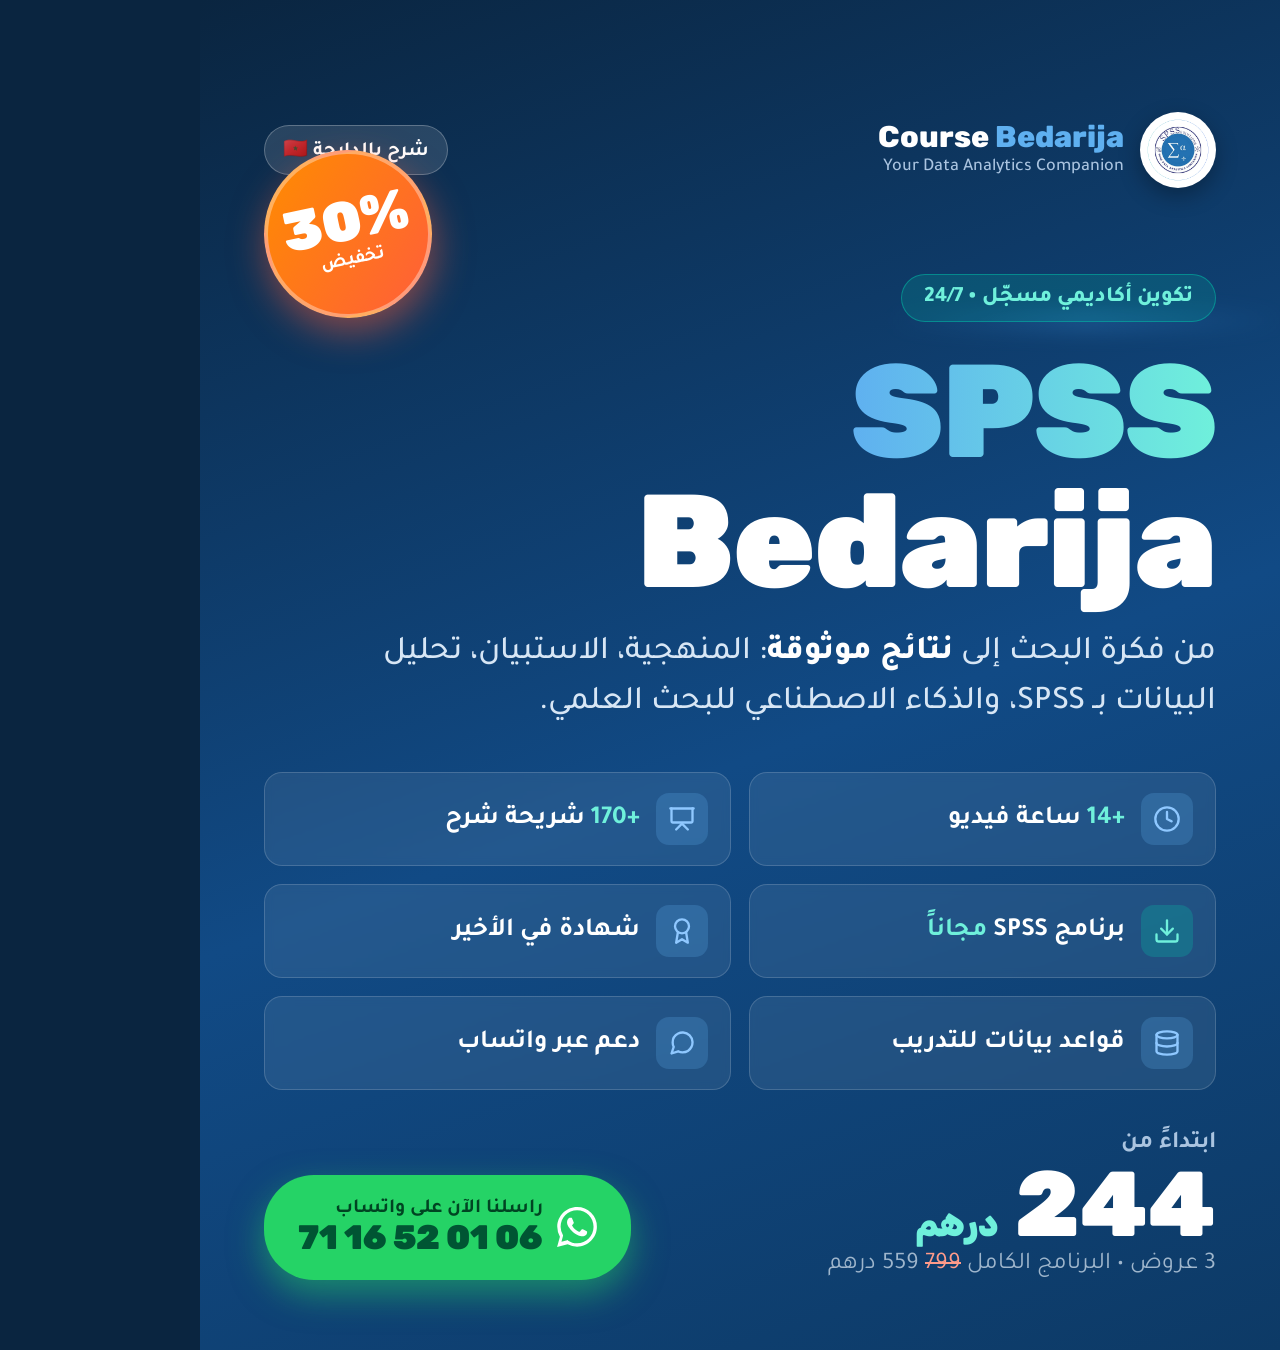
<file: poster.html>
<!DOCTYPE html>
<html lang="ar" dir="rtl">
<head>
  <meta charset="UTF-8" />
  <meta name="viewport" content="width=device-width, initial-scale=1.0" />
  <title>Poster — SPSS Bedarija</title>
  <!--
    ============================================================
    بوستر إعلاني — SPSS Bedarija (1080 x 1350)
    كيفاش تصدّرو كصورة PNG (مجاناً، بلا أداة):
    1) حل هاد الصفحة فـ Chrome.
    2) دير F12 (DevTools) -> Ctrl+Shift+M (Device toolbar).
    3) فالأعلى حط المقاس: 1080 x 1350 (و DPR = 2 لجودة أعلى).
    4) كليكي على ⋮ (3 نقط) -> "Capture screenshot".
    => غادي تنزل ليك صورة PNG نظيفة بالمقاس المضبوط.
    ============================================================
  -->
  <link rel="preconnect" href="https://fonts.googleapis.com" />
  <link rel="preconnect" href="https://fonts.gstatic.com" crossorigin />
  <link href="https://fonts.googleapis.com/css2?family=Rubik:wght@500;600;700;800;900&family=Tajawal:wght@400;500;700;800;900&display=swap" rel="stylesheet" />
  <style>
    * { margin: 0; padding: 0; box-sizing: border-box; }
    html, body { margin: 0; padding: 0; }
    body { width: 1080px; background: #0a2540; font-family: 'Tajawal', sans-serif; }

    .poster {
      position: relative; width: 1080px; height: 1350px; overflow: hidden;
      background: linear-gradient(160deg, #0a2540 0%, #114a85 55%, #0d3a66 100%);
      color: #fff; padding: 70px 64px; display: flex; flex-direction: column;
    }
    /* decorative shapes */
    .blob { position: absolute; border-radius: 50%; filter: blur(10px); opacity: .5; pointer-events: none; }
    .blob.a { width: 520px; height: 520px; background: radial-gradient(circle, rgba(0,194,168,.45), transparent 65%); top: -160px; left: -140px; }
    .blob.b { width: 620px; height: 620px; background: radial-gradient(circle, rgba(61,151,232,.5), transparent 65%); bottom: -220px; right: -180px; }
    .grid-bg {
      position: absolute; inset: 0; opacity: .12; pointer-events: none;
      background-image: linear-gradient(rgba(255,255,255,.5) 1px, transparent 1px), linear-gradient(90deg, rgba(255,255,255,.5) 1px, transparent 1px);
      background-size: 60px 60px;
      -webkit-mask-image: radial-gradient(circle at 70% 20%, #000, transparent 75%);
      mask-image: radial-gradient(circle at 70% 20%, #000, transparent 75%);
    }
    .poster > * { position: relative; z-index: 2; }

    /* top bar */
    .top { display: flex; align-items: center; justify-content: space-between; }
    .brand { display: flex; align-items: center; gap: 16px; }
    .brand img { width: 76px; height: 76px; border-radius: 50%; background: #fff; padding: 3px; box-shadow: 0 8px 22px rgba(0,0,0,.3); }
    .brand .bt { font-family: 'Rubik'; font-weight: 800; font-size: 30px; line-height: 1; }
    .brand .bt span { color: #5fb0f0; }
    .brand .bs { font-size: 18px; color: #aac4e0; font-weight: 500; margin-top: 4px; }
    .flag { background: rgba(255,255,255,.12); border: 1px solid rgba(255,255,255,.25); padding: 10px 18px; border-radius: 50px; font-weight: 700; font-size: 20px; }

    /* discount badge */
    .discount {
      position: absolute; top: 150px; left: 64px; z-index: 5;
      width: 168px; height: 168px; border-radius: 50%;
      background: linear-gradient(135deg, #ff8c00, #ff5e3a); color: #fff;
      display: grid; place-items: center; text-align: center; transform: rotate(-12deg);
      box-shadow: 0 14px 36px rgba(255,94,58,.5); border: 4px solid rgba(255,255,255,.35);
    }
    .discount b { font-family: 'Rubik'; font-weight: 900; font-size: 56px; line-height: .9; }
    .discount span { font-size: 19px; font-weight: 700; display: block; margin-top: 2px; }

    /* hero */
    .hero { margin-top: 86px; }
    .eyebrow {
      display: inline-block; background: rgba(0,194,168,.18); border: 1px solid rgba(0,194,168,.5);
      color: #6ff0db; font-weight: 800; font-size: 22px; padding: 10px 22px; border-radius: 50px; margin-bottom: 26px;
    }
    .title { font-family: 'Rubik'; font-weight: 900; font-size: 132px; line-height: .98; letter-spacing: -1px; }
    .title .grad { background: linear-gradient(90deg, #5fb0f0, #6ff0db); -webkit-background-clip: text; background-clip: text; -webkit-text-fill-color: transparent; }
    .subtitle { font-size: 33px; color: #d7e6f5; font-weight: 500; margin-top: 22px; line-height: 1.5; max-width: 900px; }
    .subtitle b { color: #fff; font-weight: 800; }

    /* features */
    .feats { display: grid; grid-template-columns: repeat(2, 1fr); gap: 18px; margin-top: 44px; }
    .feat {
      display: flex; align-items: center; gap: 16px; background: rgba(255,255,255,.08);
      border: 1px solid rgba(255,255,255,.16); border-radius: 18px; padding: 20px 22px; backdrop-filter: blur(4px);
    }
    .feat .ic { width: 52px; height: 52px; border-radius: 13px; background: rgba(95,176,240,.22); display: grid; place-items: center; flex-shrink: 0; color: #8fc8ff; }
    .feat .ic svg { width: 28px; height: 28px; }
    .feat .tx { font-size: 26px; font-weight: 700; }
    .feat .tx b { color: #6ff0db; }
    .feat.free .ic { background: rgba(0,194,168,.25); color: #6ff0db; }

    /* bottom */
    .bottom { margin-top: auto; display: flex; align-items: flex-end; justify-content: space-between; gap: 24px; padding-top: 40px; }
    .price-box { }
    .price-box .pl { font-size: 24px; color: #aac4e0; font-weight: 600; }
    .price-box .pv { font-family: 'Rubik'; font-weight: 900; font-size: 92px; line-height: 1; color: #fff; }
    .price-box .pv small { font-size: 34px; color: #6ff0db; }
    .price-box .po { font-size: 24px; color: #9fb6cc; }
    .price-box .po s { color: #ff9b8a; }

    .cta {
      display: inline-flex; align-items: center; gap: 14px; background: #25d366; color: #073; 
      padding: 24px 34px; border-radius: 50px; box-shadow: 0 14px 34px rgba(37,211,102,.5);
    }
    .cta svg { width: 40px; height: 40px; color: #fff; }
    .cta .ct { color: #042; }
    .cta .ct .c1 { font-size: 20px; font-weight: 700; line-height: 1; }
    .cta .ct .c2 { font-family: 'Rubik'; font-weight: 900; font-size: 34px; line-height: 1.1; color: #053; }
  </style>
</head>
<body>
  <div class="poster">
    <div class="blob a"></div>
    <div class="blob b"></div>
    <div class="grid-bg"></div>

    <!-- discount -->
    <div class="discount"><div><b>30%</b><span>تخفيض</span></div></div>

    <!-- top -->
    <div class="top">
      <div class="brand">
        <img src="logo.png" alt="Course Bedarija" />
        <div>
          <div class="bt">Course <span>Bedarija</span></div>
          <div class="bs">Your Data Analytics Companion</div>
        </div>
      </div>
      <div class="flag">شرح بالدارجة 🇲🇦</div>
    </div>

    <!-- hero -->
    <div class="hero">
      <span class="eyebrow">تكوين أكاديمي مسجّل • 24/7</span>
      <div class="title"><span class="grad">SPSS</span><br/>Bedarija</div>
      <div class="subtitle">من فكرة البحث إلى <b>نتائج موثوقة</b>: المنهجية، الاستبيان، تحليل البيانات بـ SPSS، والذكاء الاصطناعي للبحث العلمي.</div>
    </div>

    <!-- features -->
    <div class="feats">
      <div class="feat">
        <span class="ic"><svg viewBox="0 0 24 24" fill="none" stroke="currentColor" stroke-width="2" stroke-linecap="round" stroke-linejoin="round"><circle cx="12" cy="12" r="10"/><polyline points="12 6 12 12 16 14"/></svg></span>
        <span class="tx"><b>+14</b> ساعة فيديو</span>
      </div>
      <div class="feat">
        <span class="ic"><svg viewBox="0 0 24 24" fill="none" stroke="currentColor" stroke-width="2" stroke-linecap="round" stroke-linejoin="round"><path d="M2 3h20"/><path d="M21 3v11a1 1 0 0 1-1 1H4a1 1 0 0 1-1-1V3"/><path d="m7 21 5-5 5 5"/></svg></span>
        <span class="tx"><b>+170</b> شريحة شرح</span>
      </div>
      <div class="feat free">
        <span class="ic"><svg viewBox="0 0 24 24" fill="none" stroke="currentColor" stroke-width="2" stroke-linecap="round" stroke-linejoin="round"><path d="M21 15v4a2 2 0 0 1-2 2H5a2 2 0 0 1-2-2v-4"/><polyline points="7 10 12 15 17 10"/><line x1="12" y1="15" x2="12" y2="3"/></svg></span>
        <span class="tx">برنامج SPSS <b>مجاناً</b></span>
      </div>
      <div class="feat">
        <span class="ic"><svg viewBox="0 0 24 24" fill="none" stroke="currentColor" stroke-width="2" stroke-linecap="round" stroke-linejoin="round"><circle cx="12" cy="8" r="6"/><path d="M15.477 12.89 17 22l-5-3-5 3 1.523-9.11"/></svg></span>
        <span class="tx">شهادة في الأخير</span>
      </div>
      <div class="feat">
        <span class="ic"><svg viewBox="0 0 24 24" fill="none" stroke="currentColor" stroke-width="2" stroke-linecap="round" stroke-linejoin="round"><ellipse cx="12" cy="5" rx="9" ry="3"/><path d="M21 12c0 1.66-4 3-9 3s-9-1.34-9-3"/><path d="M3 5v14c0 1.66 4 3 9 3s9-1.34 9-3V5"/></svg></span>
        <span class="tx">قواعد بيانات للتدريب</span>
      </div>
      <div class="feat">
        <span class="ic"><svg viewBox="0 0 24 24" fill="none" stroke="currentColor" stroke-width="2" stroke-linecap="round" stroke-linejoin="round"><path d="M21 11.5a8.38 8.38 0 0 1-.9 3.8 8.5 8.5 0 0 1-7.6 4.7 8.38 8.38 0 0 1-3.8-.9L3 21l1.9-5.7a8.38 8.38 0 0 1-.9-3.8 8.5 8.5 0 0 1 4.7-7.6 8.38 8.38 0 0 1 3.8-.9h.5a8.48 8.48 0 0 1 8 8z"/></svg></span>
        <span class="tx">دعم عبر واتساب</span>
      </div>
    </div>

    <!-- bottom -->
    <div class="bottom">
      <div class="price-box">
        <div class="pl">ابتداءً من</div>
        <div class="pv">244 <small>درهم</small></div>
        <div class="po">3 عروض • البرنامج الكامل <s>799</s> 559 درهم</div>
      </div>
      <div class="cta">
        <svg viewBox="0 0 24 24" fill="currentColor" aria-hidden="true"><path d="M.057 24l1.687-6.163a11.867 11.867 0 01-1.587-5.946C.16 5.335 5.495 0 12.05 0a11.817 11.817 0 018.413 3.488 11.824 11.824 0 013.48 8.414c-.003 6.557-5.338 11.892-11.893 11.892a11.9 11.9 0 01-5.688-1.448L.057 24zm6.597-3.807c1.676.995 3.276 1.591 5.392 1.592 5.448 0 9.886-4.434 9.889-9.885.002-5.462-4.415-9.89-9.881-9.892-5.452 0-9.887 4.434-9.889 9.884a9.86 9.86 0 001.51 5.26l-.999 3.648 3.978-1.039zm11.387-5.464c-.074-.124-.272-.198-.57-.347-.297-.149-1.758-.868-2.031-.967-.272-.099-.47-.149-.669.149-.198.297-.768.967-.941 1.165-.173.198-.347.223-.644.074-.297-.149-1.255-.462-2.39-1.475-.883-.788-1.48-1.761-1.653-2.059-.173-.297-.018-.458.13-.606.134-.133.297-.347.446-.521.151-.172.2-.296.3-.495.099-.198.05-.372-.025-.521-.075-.148-.669-1.611-.916-2.206-.242-.579-.487-.501-.669-.51l-.57-.01c-.198 0-.52.074-.792.372s-1.04 1.016-1.04 2.479 1.065 2.876 1.213 3.074c.149.198 2.095 3.2 5.076 4.487.709.306 1.263.489 1.694.626.712.226 1.36.194 1.872.118.571-.085 1.758-.719 2.006-1.413.248-.695.248-1.29.173-1.414z"/></svg>
        <div class="ct"><div class="c1">راسلنا الآن على واتساب</div><div class="c2">06 01 52 16 71</div></div>
      </div>
    </div>
  </div>
</body>
</html>
</file>
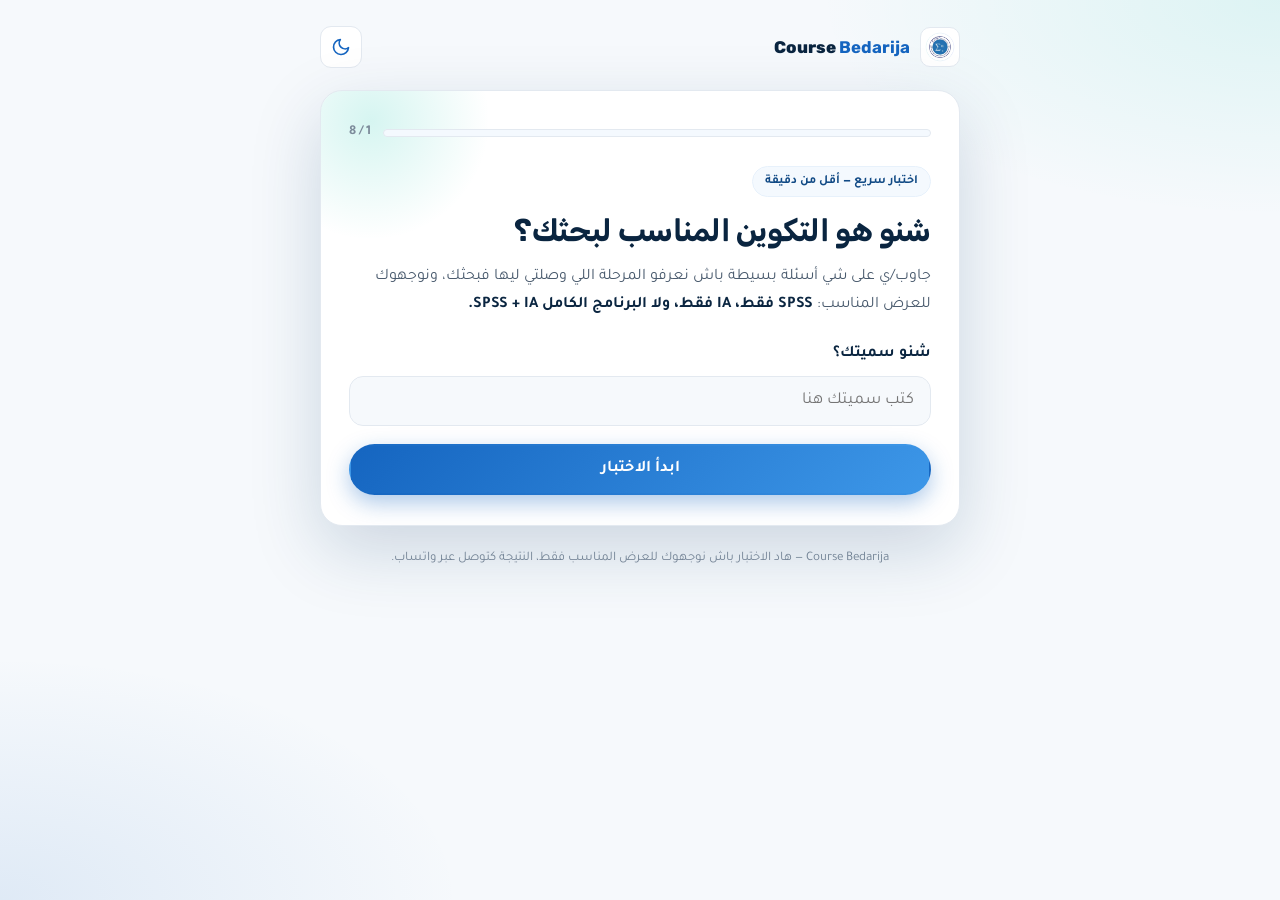
<file: test.html>
<!DOCTYPE html>
<html lang="ar" dir="rtl">
<head>
  <meta charset="UTF-8" />
  <meta name="viewport" content="width=device-width, initial-scale=1.0" />
  <title>اختبار سريع: شنو هو التكوين المناسب لبحثك؟ — Course Bedarija</title>
  <meta name="description" content="اختبار سريع باش نعرفو المرحلة اللي وصلتي ليها فبحثك ونوجهوك للعرض المناسب: SPSS، IA، أو البرنامج الكامل." />
  <meta name="robots" content="noindex" />

  <link rel="icon" type="image/png" href="logo.png" />
  <link rel="apple-touch-icon" href="logo.png" />

  <!-- Set theme early to avoid flash -->
  <script>
    (function () {
      try {
        var t = localStorage.getItem('theme');
        if (!t) { t = (window.matchMedia && window.matchMedia('(prefers-color-scheme: dark)').matches) ? 'dark' : 'light'; }
        document.documentElement.setAttribute('data-theme', t);
      } catch (e) {}
    })();
  </script>

  <!-- Meta Pixel Code -->
  <script>
    !function(f,b,e,v,n,t,s)
    {if(f.fbq)return;n=f.fbq=function(){n.callMethod?
    n.callMethod.apply(n,arguments):n.queue.push(arguments)};
    if(!f._fbq)f._fbq=n;n.push=n;n.loaded=!0;n.version='2.0';
    n.queue=[];t=b.createElement(e);t.async=!0;
    t.src=v;s=b.getElementsByTagName(e)[0];
    s.parentNode.insertBefore(t,s)}(window, document,'script',
    'https://connect.facebook.net/en_US/fbevents.js');
    fbq('init', '1039779768591568');
    fbq('track', 'PageView');
    fbq('track', 'ViewContent', {content_name: 'Quick Test', content_category: 'lead-quiz'});
  </script>
  <noscript><img height="1" width="1" style="display:none"
    src="https://www.facebook.com/tr?id=1039779768591568&ev=PageView&noscript=1" alt="" /></noscript>
  <!-- End Meta Pixel Code -->

  <link rel="preconnect" href="https://fonts.googleapis.com" />
  <link rel="preconnect" href="https://fonts.gstatic.com" crossorigin />
  <link href="https://fonts.googleapis.com/css2?family=Rubik:wght@500;600;700;800;900&family=Tajawal:wght@400;500;700;800;900&display=swap" rel="stylesheet" />
  <link rel="stylesheet" href="styles.css" />

  <style>
    .quiz-page {
      min-height: 100vh; display: flex; flex-direction: column; align-items: center;
      padding: 26px 16px 48px; gap: 22px;
      background:
        radial-gradient(60% 40% at 100% 0%, rgba(0,194,168,.10), transparent 60%),
        radial-gradient(60% 45% at 0% 100%, rgba(21,101,192,.10), transparent 60%),
        var(--bg-soft);
    }
    .quiz-top { display: flex; align-items: center; justify-content: space-between; width: 100%; max-width: 640px; }
    .quiz-brand { display: flex; align-items: center; gap: 10px; text-decoration: none; }
    .quiz-brand img { width: 40px; height: 40px; border-radius: 10px; object-fit: contain; background: var(--surface); border: 1px solid var(--line); padding: 3px; }
    .quiz-brand span { font-family: 'Rubik'; font-weight: 800; color: var(--heading); font-size: 1.05rem; }
    .quiz-brand span strong { color: var(--blue-600); }

    .quiz-shell {
      position: relative; width: 100%; max-width: 640px; background: var(--surface);
      border: 1px solid var(--line); border-radius: 22px; box-shadow: var(--shadow-lg);
      padding: 30px 28px; overflow: hidden;
    }
    .quiz-shell::before {
      content: ''; position: absolute; top: -90px; inset-inline-end: -70px; width: 240px; height: 240px;
      border-radius: 50%; background: radial-gradient(circle, rgba(0,194,168,.16), transparent 70%); pointer-events: none;
    }
    .quiz-shell > * { position: relative; z-index: 1; }

    /* progress */
    .quiz-progress { display: flex; align-items: center; gap: 12px; margin-bottom: 22px; }
    .qp-bar { flex: 1; height: 8px; background: var(--blue-50); border: 1px solid var(--line); border-radius: 50px; overflow: hidden; }
    .qp-fill { height: 100%; width: 0; background: var(--grad); border-radius: 50px; transition: width .35s cubic-bezier(.4,0,.2,1); }
    .qp-count { font-size: .85rem; font-weight: 700; color: var(--muted); white-space: nowrap; }

    .quiz-screen { display: none; animation: qfade .35s ease; }
    .quiz-screen.active { display: block; }
    @keyframes qfade { from { opacity: 0; transform: translateY(10px); } to { opacity: 1; transform: none; } }

    .quiz-eyebrow { display: inline-block; background: var(--blue-50); color: var(--blue-700); border: 1px solid var(--blue-100); font-weight: 700; font-size: .78rem; padding: 4px 12px; border-radius: 50px; margin-bottom: 14px; }
    .quiz-title { font-size: clamp(1.4rem, 4vw, 1.9rem); color: var(--heading); line-height: 1.35; }
    .quiz-sub { color: var(--ink-soft); margin: 12px 0 22px; line-height: 1.7; }
    .quiz-sub strong { color: var(--heading); }

    .quiz-label { display: block; font-weight: 700; color: var(--heading); margin-bottom: 8px; }
    .quiz-input {
      width: 100%; font-family: 'Tajawal'; font-size: 1.05rem; padding: 14px 16px;
      border: 1.5px solid var(--line); border-radius: 14px; background: var(--bg-soft); color: var(--ink);
      transition: var(--t);
    }
    .quiz-input:focus { outline: none; border-color: var(--blue-500); background: var(--surface); }
    .quiz-err { color: #d64045; font-size: .9rem; margin-top: 8px; display: none; }

    .quiz-q { font-size: 1.2rem; color: var(--heading); line-height: 1.5; margin-bottom: 20px; font-weight: 800; }

    .quiz-opts { display: grid; gap: 12px; }
    .quiz-opt {
      display: flex; align-items: center; gap: 13px; width: 100%; text-align: start;
      background: var(--bg-soft); border: 1.5px solid var(--line); border-radius: 14px;
      padding: 15px 16px; cursor: pointer; transition: var(--t); font-family: 'Tajawal';
      font-size: 1.02rem; color: var(--ink); line-height: 1.5;
    }
    .quiz-opt:hover { border-color: var(--blue-500); background: var(--surface); transform: translateY(-2px); }
    .quiz-opt .qo-letter {
      flex: none; width: 32px; height: 32px; border-radius: 9px; display: grid; place-items: center;
      background: var(--surface); border: 1.5px solid var(--line); color: var(--blue-700);
      font-family: 'Rubik'; font-weight: 800; font-size: .95rem; transition: var(--t);
    }
    .quiz-opt.selected { border-color: var(--accent); background: rgba(0,194,168,.08); }
    .quiz-opt.selected .qo-letter { background: var(--accent); border-color: var(--accent); color: #04342d; }

    .quiz-nav { margin-top: 22px; display: flex; }
    .quiz-back {
      background: none; border: 0; color: var(--muted); font-family: 'Tajawal'; font-weight: 700;
      font-size: .95rem; cursor: pointer; padding: 8px 4px; display: inline-flex; align-items: center; gap: 6px;
    }
    .quiz-back:hover { color: var(--blue-700); }
    .quiz-back[hidden] { display: none; }

    /* result */
    .res-check { width: 64px; height: 64px; border-radius: 50%; display: grid; place-items: center; margin: 0 auto 16px; background: rgba(0,194,168,.15); color: var(--accent-d); font-size: 2rem; font-weight: 900; }
    .res-name { font-size: 1.5rem; color: var(--blue-700); text-align: center; font-family: 'Rubik'; font-weight: 800; }
    .res-tag { display: block; text-align: center; color: var(--muted); font-size: .9rem; margin-bottom: 14px; }
    .res-desc { background: var(--blue-50); border: 1px solid var(--blue-100); border-radius: 14px; padding: 16px 18px; color: var(--ink-soft); line-height: 1.7; margin-bottom: 22px; }
    .res-desc strong { color: var(--heading); }
    .res-actions { display: grid; gap: 12px; }
    .btn-wa-quiz {
      display: flex; align-items: center; justify-content: center; gap: 10px; width: 100%;
      background: var(--wa); color: #fff; font-family: 'Tajawal'; font-weight: 800; font-size: 1.05rem;
      padding: 15px 18px; border-radius: 50px; text-decoration: none; box-shadow: 0 8px 22px rgba(37,211,102,.35);
      transition: var(--t);
    }
    .btn-wa-quiz:hover { background: var(--wa-d); transform: translateY(-2px); }
    .btn-wa-quiz svg { width: 22px; height: 22px; }
    .res-restart { background: none; border: 0; color: var(--muted); font-family: 'Tajawal'; font-weight: 700; font-size: .9rem; cursor: pointer; padding: 6px; }
    .res-restart:hover { color: var(--blue-700); }

    .quiz-foot { font-size: .82rem; color: var(--muted); text-align: center; max-width: 640px; }

    @media (max-width: 600px) {
      .quiz-shell { padding: 26px 18px; border-radius: 18px; }
      .quiz-q { font-size: 1.1rem; }
    }
  </style>
</head>
<body>
  <div class="quiz-page">

    <div class="quiz-top">
      <a class="quiz-brand" href="index.html" aria-label="Course Bedarija">
        <img src="logo.png" alt="Course Bedarija" />
        <span>Course <strong>Bedarija</strong></span>
      </a>
      <button class="theme-toggle" id="themeToggle" aria-label="تبديل الوضع الليلي / النهاري" title="الوضع الليلي / النهاري">
        <svg class="ic-moon" viewBox="0 0 24 24" fill="none" stroke="currentColor" stroke-width="2" stroke-linecap="round" stroke-linejoin="round" aria-hidden="true"><path d="M21 12.79A9 9 0 1 1 11.21 3 7 7 0 0 0 21 12.79z"/></svg>
        <svg class="ic-sun" viewBox="0 0 24 24" fill="none" stroke="currentColor" stroke-width="2" stroke-linecap="round" stroke-linejoin="round" aria-hidden="true"><circle cx="12" cy="12" r="5"/><line x1="12" y1="1" x2="12" y2="3"/><line x1="12" y1="21" x2="12" y2="23"/><line x1="4.22" y1="4.22" x2="5.64" y2="5.64"/><line x1="18.36" y1="18.36" x2="19.78" y2="19.78"/><line x1="1" y1="12" x2="3" y2="12"/><line x1="21" y1="12" x2="23" y2="12"/><line x1="4.22" y1="19.78" x2="5.64" y2="18.36"/><line x1="18.36" y1="5.64" x2="19.78" y2="4.22"/></svg>
      </button>
    </div>

    <div class="quiz-shell">
      <!-- Progress (hidden on intro/result) -->
      <div class="quiz-progress" id="quizProgress" hidden>
        <div class="qp-bar"><div class="qp-fill" id="qpFill"></div></div>
        <span class="qp-count" id="qpCount">1 / 8</span>
      </div>

      <!-- INTRO -->
      <section class="quiz-screen active" id="screenIntro">
        <span class="quiz-eyebrow">اختبار سريع — أقل من دقيقة</span>
        <h1 class="quiz-title">شنو هو التكوين المناسب لبحثك؟</h1>
        <p class="quiz-sub">جاوب/ي على شي أسئلة بسيطة باش نعرفو المرحلة اللي وصلتي ليها فبحثك، ونوجهوك للعرض المناسب: <strong>SPSS فقط، IA فقط، ولا البرنامج الكامل SPSS + IA.</strong></p>
        <label class="quiz-label" for="quizName">شنو سميتك؟</label>
        <input class="quiz-input" id="quizName" type="text" autocomplete="given-name" placeholder="كتب سميتك هنا" />
        <p class="quiz-err" id="nameErr">عافاك كتب سميتك باش نكملو.</p>
        <button class="btn btn-primary" id="startBtn" style="width:100%;margin-top:18px;">ابدأ الاختبار</button>
      </section>

      <!-- QUESTION -->
      <section class="quiz-screen" id="screenQuestion">
        <p class="quiz-q" id="qText"></p>
        <div class="quiz-opts" id="qOpts"></div>
        <div class="quiz-nav">
          <button class="quiz-back" id="backBtn" hidden>
            <svg viewBox="0 0 24 24" width="16" height="16" fill="none" stroke="currentColor" stroke-width="2.2" stroke-linecap="round" stroke-linejoin="round"><polyline points="9 18 15 12 9 6"/></svg>
            السؤال السابق
          </button>
        </div>
      </section>

      <!-- RESULT -->
      <section class="quiz-screen" id="screenResult">
        <div class="res-check">✓</div>
        <p class="res-name" id="resName"></p>
        <span class="res-tag" id="resTag"></span>
        <div class="res-desc" id="resDesc"></div>
        <div class="res-actions">
          <a class="btn-wa-quiz" id="waBtn" href="#" target="_blank" rel="noopener">
            <svg viewBox="0 0 24 24" fill="currentColor" aria-hidden="true"><path d="M.057 24l1.687-6.163a11.867 11.867 0 0 1-1.587-5.946C.16 5.335 5.495 0 12.05 0a11.82 11.82 0 0 1 8.413 3.488 11.82 11.82 0 0 1 3.48 8.414c-.003 6.557-5.338 11.892-11.893 11.892a11.9 11.9 0 0 1-5.688-1.448L.057 24zM6.597 20.13c1.676.995 3.276 1.591 5.392 1.592 5.448 0 9.886-4.434 9.889-9.885.002-5.462-4.415-9.89-9.881-9.892-5.452 0-9.887 4.434-9.889 9.884a9.86 9.86 0 0 0 1.51 5.26l-.999 3.648 3.978-1.207zM17.41 14.382c-.074-.124-.272-.198-.57-.347-.297-.149-1.758-.868-2.031-.967-.272-.099-.47-.149-.669.149-.198.297-.768.967-.941 1.165-.173.198-.347.223-.644.074-.297-.149-1.255-.462-2.39-1.475-.883-.788-1.48-1.761-1.653-2.059-.173-.297-.018-.458.13-.606.134-.133.297-.347.446-.521.151-.172.2-.296.3-.495.099-.198.05-.372-.025-.521-.075-.148-.669-1.611-.916-2.206-.242-.579-.487-.501-.669-.51l-.57-.01c-.198 0-.52.074-.792.372s-1.04 1.016-1.04 2.479 1.065 2.876 1.213 3.074c.149.198 2.095 3.2 5.076 4.487.709.306 1.263.489 1.694.626.712.226 1.36.194 1.872.118.571-.085 1.758-.719 2.006-1.413.248-.695.248-1.29.173-1.414z"/></svg>
            صيفط النتيجة عبر واتساب
          </a>
          <button class="res-restart" id="restartBtn">عاود الاختبار من جديد</button>
        </div>
      </section>
    </div>

    <p class="quiz-foot">Course Bedarija — هاد الاختبار باش نوجهوك للعرض المناسب فقط، النتيجة كتوصل عبر واتساب.</p>
  </div>

  <script>
    (function () {
      'use strict';

      var QUESTIONS = [
        {
          q: 'شنو هي المرحلة اللي وصلتي ليها فبحثك؟',
          opts: [
            'باقي كنقلب على الموضوع أو الإشكالية',
            'عندي الموضوع وباغي/ة ننظم الإشكالية ومراجعة الأدبيات',
            'عندي الاستبيان أو البيانات وباغي/ة نحللها',
            'وصلت للنتائج وباغي/ة نفسرها ونكتبها بطريقة أكاديمية'
          ]
        },
        {
          q: 'واش عندك استبيان أو بيانات جاهزة للتحليل؟',
          opts: [
            'لا، باقي ما وجدتهمش',
            'عندي فكرة ولكن ما بنيتش الاستبيان',
            'نعم، عندي استبيان أو بيانات',
            'نعم، وحاولت نحللهم ولكن ما فهمتش النتائج'
          ]
        },
        {
          q: 'شنو أكثر حاجة كتحتاج/ي فيها المساعدة حالياً؟',
          opts: [
            'بناء الإشكالية، الأسئلة، الفرضيات ومراجعة الأدبيات',
            'استعمال الذكاء الاصطناعي بطريقة أكاديمية',
            'تحليل البيانات بـ SPSS',
            'كلشي: من تنظيم البحث حتى التحليل وتفسير النتائج'
          ]
        },
        {
          q: 'مستواك فـ SPSS كيفاش هو؟',
          opts: [
            'ما عمرني خدمت به',
            'كنفتحو ولكن ما كنعرفش منين نبدا',
            'كنعرف ندخل البيانات ولكن ما كنعرفش نختار الاختبارات',
            'خدمت به من قبل ولكن باقي محتاج/ة نفهم التفسير والكتابة الأكاديمية للنتائج'
          ]
        },
        {
          q: 'واش كتحتاج/ي تعرف/ي كيفاش تستعمل/ي IA فالبحث العلمي؟',
          opts: [
            'نعم، من الصفر',
            'نعم، خصوصاً فمراجعة الأدبيات والكتابة',
            'شوية، ولكن الأولوية عندي هي SPSS',
            'نعم، وباغي/ة نوظفو مع SPSS بطريقة أخلاقية ومنظمة'
          ]
        },
        {
          q: 'شنو أكثر خوف عندك فمرحلة البحث؟',
          opts: [
            'ما نعرفش نبني بحثي بطريقة منهجية',
            'نستعمل IA بطريقة غير أكاديمية',
            'نغلط فاختيار الاختبار الإحصائي',
            'نوصل للنتائج وما نعرفش نفسرها أو نناقشها'
          ]
        },
        {
          q: 'بالنسبة للتكوين المسجل، شنو رأيك؟',
          opts: [
            'مناسب ليا حيث نقدر نشوف الدروس فوقتي',
            'مناسب ولكن خاصني دعم أو جلسات أسئلة',
            'كنخاف ما نكملوش بوحدي',
            'إذا كان منظم ومعاه Q&A ودعم واتساب، يقدر يكون مناسب بزاف'
          ]
        },
        {
          q: 'شنو هو الهدف ديالك من التكوين؟',
          opts: [
            'تنظيم البحث ومراجعة الأدبيات',
            'تعلم IA للبحث والكتابة الأكاديمية',
            'تعلم SPSS وتحليل البيانات',
            'إنهاء البحث بثقة: منهجية + SPSS + IA + تفسير النتائج'
          ]
        }
      ];

      var RESULTS = {
        ia: {
          label: 'IA فقط',
          name: 'تكوين الذكاء الاصطناعي فالبحث العلمي',
          tag: 'IA فقط',
          desc: 'أنت محتاج/ة غالباً <strong>تكوين IA فالبحث العلمي</strong> — لأنه غادي يعاونك فتنظيم الموضوع، الإشكالية، مراجعة الأدبيات، والكتابة الأكاديمية بطريقة أخلاقية.'
        },
        spss: {
          label: 'SPSS فقط',
          name: 'تكوين SPSS وتحليل البيانات',
          tag: 'SPSS فقط',
          desc: 'أنت محتاج/ة غالباً <strong>تكوين SPSS فقط</strong> — لأن الأولوية عندك هي إدخال البيانات، اختيار الاختبارات، تحليل النتائج وتفسيرها.'
        },
        complete: {
          label: 'SPSS + IA',
          name: 'البرنامج الكامل SPSS + IA',
          tag: 'البرنامج الكامل — الأكثر طلباً',
          desc: 'أنسب اختيار ليك هو <strong>البرنامج الكامل SPSS + IA</strong> — لأنك محتاج/ة مسار متكامل من تنظيم البحث والاستبيان حتى تحليل البيانات، تفسير النتائج، وتوظيف IA بطريقة أكاديمية.'
        }
      };

      var WA_NUMBER = '212601521671';

      var answers = new Array(QUESTIONS.length).fill(-1);
      var current = 0;
      var userName = '';

      var $ = function (id) { return document.getElementById(id); };
      var screens = {
        intro: $('screenIntro'),
        question: $('screenQuestion'),
        result: $('screenResult')
      };

      function show(which) {
        Object.keys(screens).forEach(function (k) { screens[k].classList.toggle('active', k === which); });
        var prog = $('quizProgress');
        prog.hidden = (which !== 'question');
        window.scrollTo({ top: 0, behavior: 'smooth' });
      }

      function updateProgress() {
        var pct = ((current) / QUESTIONS.length) * 100;
        $('qpFill').style.width = pct + '%';
        $('qpCount').textContent = (current + 1) + ' / ' + QUESTIONS.length;
      }

      function renderQuestion() {
        var item = QUESTIONS[current];
        $('qText').textContent = item.q;
        var box = $('qOpts');
        box.innerHTML = '';
        var letters = ['A', 'B', 'C', 'D'];
        item.opts.forEach(function (text, i) {
          var btn = document.createElement('button');
          btn.type = 'button';
          btn.className = 'quiz-opt' + (answers[current] === i ? ' selected' : '');
          btn.innerHTML = '<span class="qo-letter">' + letters[i] + '</span><span>' + text + '</span>';
          btn.addEventListener('click', function () { choose(i); });
          box.appendChild(btn);
        });
        $('backBtn').hidden = (current === 0);
        updateProgress();
      }

      function choose(i) {
        answers[current] = i;
        var opts = $('qOpts').children;
        for (var k = 0; k < opts.length; k++) { opts[k].classList.toggle('selected', k === i); }
        setTimeout(function () {
          if (current < QUESTIONS.length - 1) {
            current++;
            renderQuestion();
          } else {
            finish();
          }
        }, 280);
      }

      function classify() {
        var counts = [0, 0, 0, 0]; // A B C D
        answers.forEach(function (a) { if (a >= 0) counts[a]++; });
        var ia = counts[0] + counts[1];
        var spss = counts[2];
        var complete = counts[3];
        var max = Math.max(ia, spss, complete);
        // tie-break priority: complete > spss > ia (mixed needs -> full path)
        if (complete === max) return 'complete';
        if (spss === max) return 'spss';
        return 'ia';
      }

      function finish() {
        var key = classify();
        var r = RESULTS[key];
        $('resName').textContent = r.name;
        $('resTag').textContent = r.tag;
        $('resDesc').innerHTML = r.desc;

        var msg = 'السلام عليكم، أنا ' + userName + '، كمّلت الاختبار السريع.\n'
          + 'النتيجة ديالي هي: ' + r.label + '\n'
          + 'وبغيت نعرف البرنامج المناسب، الثمن، وطريقة التسجيل.';
        $('waBtn').href = 'https://wa.me/' + WA_NUMBER + '?text=' + encodeURIComponent(msg);

        if (typeof window.fbq === 'function') {
          window.fbq('trackCustom', 'CompleteQuiz', { result: r.label });
        }
        show('result');
      }

      // Intro -> start
      $('startBtn').addEventListener('click', function () {
        var val = $('quizName').value.trim();
        if (!val) {
          $('nameErr').style.display = 'block';
          $('quizName').focus();
          return;
        }
        $('nameErr').style.display = 'none';
        userName = val;
        current = 0;
        renderQuestion();
        show('question');
        if (typeof window.fbq === 'function') { window.fbq('trackCustom', 'StartQuiz'); }
      });
      $('quizName').addEventListener('keydown', function (e) { if (e.key === 'Enter') { $('startBtn').click(); } });

      // Back
      $('backBtn').addEventListener('click', function () {
        if (current > 0) { current--; renderQuestion(); }
      });

      // WhatsApp submit -> count as Lead
      $('waBtn').addEventListener('click', function () {
        if (typeof window.fbq === 'function') {
          window.fbq('track', 'Lead', { content_name: 'Quiz — ' + ($('resTag').textContent || '') });
        }
      });

      // Restart
      $('restartBtn').addEventListener('click', function () {
        answers = new Array(QUESTIONS.length).fill(-1);
        current = 0;
        show('intro');
      });

      // Theme toggle (persist)
      var tt = $('themeToggle');
      if (tt) {
        tt.addEventListener('click', function () {
          var cur = document.documentElement.getAttribute('data-theme') === 'dark' ? 'dark' : 'light';
          var next = cur === 'dark' ? 'light' : 'dark';
          document.documentElement.setAttribute('data-theme', next);
          try { localStorage.setItem('theme', next); } catch (e) {}
        });
      }
    })();
  </script>
</body>
</html>
</file>
<file: styles.css>
/* ===================================================
   Course Bedarija — Landing Page Styles
   Theme: Academic Blue | RTL Arabic | Light + Dark
=================================================== */

:root {
  --blue-900: #0a2540;
  --blue-800: #0d3a66;
  --blue-700: #114a85;
  --blue-600: #1565c0;
  --blue-500: #1e7bd6;
  --blue-400: #3d97e8;
  --blue-100: #e7f1fb;
  --blue-50:  #f4f9fe;
  --accent:   #00c2a8;
  --accent-d: #00a892;
  --wa:       #25d366;
  --wa-d:     #1da851;

  --ink:      #0f2033;
  --ink-soft: #4a5b6e;
  --muted:    #7c8a9a;
  --line:     #e3e9f0;
  --white:    #ffffff;
  --bg-soft:  #f6f9fc;

  /* semantic tokens (theme-aware) */
  --heading:    #0a2540;
  --surface:    #ffffff;
  --header-bg:  rgba(255, 255, 255, 0.85);
  --icon:       var(--blue-700);

  --radius:   18px;
  --radius-sm:12px;
  --shadow:   0 10px 40px rgba(13, 58, 102, 0.10);
  --shadow-lg:0 24px 70px rgba(13, 58, 102, 0.18);
  --maxw:     1160px;
  --grad:     linear-gradient(135deg, var(--blue-600), var(--blue-400));
  --grad-deep:linear-gradient(160deg, var(--blue-900), var(--blue-700));
  --t:        all .25s cubic-bezier(.4,0,.2,1);
}

/* ============ DARK THEME ============ */
[data-theme="dark"] {
  --ink:      #e8eef6;
  --ink-soft: #b3c2d6;
  --muted:    #8294aa;
  --line:     #26374f;
  --white:    #0e1726;   /* page background */
  --bg-soft:  #0b1220;

  --blue-100: #1b2c46;
  --blue-50:  #15233a;
  --blue-700: #9cc4ec;   /* now used as light accent text/icons */
  --blue-800: #bcd6f2;

  --heading:   #eef4fb;
  --surface:   #141f31;
  --header-bg: rgba(14, 23, 38, 0.82);
  --icon:      var(--blue-400);

  --shadow:    0 10px 40px rgba(0, 0, 0, 0.45);
  --shadow-lg: 0 24px 70px rgba(0, 0, 0, 0.55);
  /* keep deep sections vivid & dark regardless of token changes */
  --grad-deep: linear-gradient(160deg, #0a1a2f, #0f2c52);
  color-scheme: dark;
}

* { margin: 0; padding: 0; box-sizing: border-box; }

html { scroll-behavior: smooth; scroll-padding-top: 90px; }

body {
  font-family: 'Tajawal', system-ui, sans-serif;
  color: var(--ink);
  background: var(--white);
  line-height: 1.7;
  -webkit-font-smoothing: antialiased;
  overflow-x: hidden;
  transition: background-color .3s ease, color .3s ease;
}

h1, h2, h3, .logo-text { font-family: 'Rubik', 'Tajawal', sans-serif; line-height: 1.3; }

a { text-decoration: none; color: inherit; }
ul { list-style: none; }
img { max-width: 100%; display: block; }

html { overflow-x: hidden; }
.container { width: 100%; max-width: var(--maxw); margin: 0 auto; padding: 0 22px; }

.grad {
  background: var(--grad);
  -webkit-background-clip: text;
  background-clip: text;
  -webkit-text-fill-color: transparent;
}

/* ============ BUTTONS ============ */
.btn {
  display: inline-flex; align-items: center; justify-content: center; gap: 9px;
  font-family: 'Tajawal', sans-serif; font-weight: 700; font-size: 1.02rem;
  padding: 14px 28px; border-radius: 50px; border: 2px solid transparent;
  cursor: pointer; transition: var(--t); white-space: nowrap;
}
.btn-sm { padding: 9px 20px; font-size: .95rem; }
.btn-block { width: 100%; }

.btn-primary { background: var(--grad); color: #fff; box-shadow: 0 8px 22px rgba(21, 101, 192, .35); }
.btn-primary:hover { transform: translateY(-2px); box-shadow: 0 12px 28px rgba(21, 101, 192, .45); }

.btn-ghost { background: var(--surface); color: var(--blue-700); border-color: var(--line); }
.btn-ghost:hover { border-color: var(--blue-500); background: var(--blue-50); }

.btn-outline { background: transparent; color: var(--blue-600); border-color: var(--blue-100); }
.btn-outline:hover { border-color: var(--blue-500); background: var(--blue-50); }
[data-theme="dark"] .btn-outline { color: var(--blue-400); }

.btn-whatsapp { background: var(--wa); color: #fff; box-shadow: 0 8px 22px rgba(37,211,102,.35); }
.btn-whatsapp:hover { background: var(--wa-d); transform: translateY(-2px); }

/* ============ HEADER ============ */
.site-header {
  position: fixed; top: 0; inset-inline: 0; z-index: 100;
  background: var(--header-bg); backdrop-filter: blur(12px);
  border-bottom: 1px solid transparent; transition: var(--t);
}
.site-header.scrolled { box-shadow: 0 4px 24px rgba(13,58,102,.08); border-bottom-color: var(--line); }
.header-inner { display: flex; align-items: center; justify-content: space-between; height: 74px; gap: 16px; }

.logo { display: flex; align-items: center; gap: 11px; }
.logo-mark {
  width: 42px; height: 42px; border-radius: 12px; display: grid; place-items: center;
  background: var(--grad); color: #fff; font-family: 'Rubik'; font-weight: 900; font-size: 1.35rem;
  box-shadow: 0 6px 16px rgba(21,101,192,.35);
}
.logo-text { font-size: 1.2rem; font-weight: 700; color: var(--heading); letter-spacing: .3px; }
.logo-text strong { color: var(--blue-600); }
[data-theme="dark"] .logo-text strong { color: var(--blue-400); }

/* real logo image */
.logo-img {
  width: 48px; height: 48px; border-radius: 50%; object-fit: cover;
  background: #fff; padding: 2px; box-shadow: 0 4px 12px rgba(13, 58, 102, .18);
  flex-shrink: 0;
}
.footer-brand .logo-img { width: 52px; height: 52px; }

.nav { display: flex; gap: 28px; }
.nav a { font-weight: 500; color: var(--ink-soft); font-size: 1rem; position: relative; transition: var(--t); }
.nav a::after { content: ''; position: absolute; bottom: -6px; right: 0; width: 0; height: 2px; background: var(--blue-500); transition: var(--t); }
.nav a:hover { color: var(--blue-600); }
.nav a:hover::after { width: 100%; }
[data-theme="dark"] .nav a:hover { color: var(--blue-400); }

.header-actions { display: flex; align-items: center; gap: 12px; }

.theme-toggle {
  width: 42px; height: 42px; border-radius: 11px; border: 1.5px solid var(--line);
  background: var(--surface); color: var(--blue-600); display: grid; place-items: center;
  cursor: pointer; transition: var(--t);
}
.theme-toggle:hover { border-color: var(--blue-400); color: var(--blue-500); transform: translateY(-1px); }
.theme-toggle svg { width: 20px; height: 20px; }
.theme-toggle .ic-sun { display: none; }
[data-theme="dark"] .theme-toggle { color: #ffd569; }
[data-theme="dark"] .theme-toggle .ic-sun { display: block; }
[data-theme="dark"] .theme-toggle .ic-moon { display: none; }

.nav-toggle { display: none; flex-direction: column; gap: 5px; background: none; border: 0; cursor: pointer; padding: 8px; }
.nav-toggle span { width: 26px; height: 3px; background: var(--heading); border-radius: 3px; transition: var(--t); }
.nav-toggle.open span:nth-child(1) { transform: translateY(8px) rotate(45deg); }
.nav-toggle.open span:nth-child(2) { opacity: 0; }
.nav-toggle.open span:nth-child(3) { transform: translateY(-8px) rotate(-45deg); }

/* ============ HERO ============ */
.hero { position: relative; padding: 150px 0 90px; overflow: hidden; background: var(--bg-soft); }
.hero-bg {
  position: absolute; inset: 0; z-index: 0;
  background:
    radial-gradient(circle at 85% 10%, rgba(61,151,232,.16), transparent 42%),
    radial-gradient(circle at 5% 90%, rgba(0,194,168,.12), transparent 40%);
}
.hero-bg::after {
  content: ''; position: absolute; inset: 0;
  background-image: linear-gradient(var(--line) 1px, transparent 1px), linear-gradient(90deg, var(--line) 1px, transparent 1px);
  background-size: 44px 44px; opacity: .35;
  -webkit-mask-image: radial-gradient(circle at 70% 30%, #000, transparent 70%);
  mask-image: radial-gradient(circle at 70% 30%, #000, transparent 70%);
}
.hero-inner { position: relative; z-index: 1; display: grid; grid-template-columns: 1.15fr .85fr; gap: 56px; align-items: center; }
.hero-inner > * { min-width: 0; }

.eyebrow {
  display: inline-block; background: var(--blue-100); color: var(--blue-700);
  font-weight: 700; font-size: .9rem; padding: 7px 16px; border-radius: 50px; margin-bottom: 20px;
}
.hero-title { font-size: clamp(2rem, 4.2vw, 3.25rem); font-weight: 900; color: var(--heading); letter-spacing: -.5px; overflow-wrap: break-word; word-break: break-word; }
.hero-sub { font-size: 1.15rem; color: var(--ink-soft); margin: 22px 0 30px; max-width: 600px; }
.hero-sub strong { color: var(--blue-700); }

.hero-cta { display: flex; gap: 14px; flex-wrap: wrap; }

.hero-badges { display: flex; flex-wrap: wrap; gap: 12px 26px; margin-top: 34px; }
.hero-badges li { font-size: .98rem; color: var(--ink-soft); display: flex; align-items: center; gap: 7px; }
.hero-badges li::before { content: '✓'; color: var(--accent); font-weight: 900; }
.hero-badges strong { color: var(--blue-700); }

/* hero quick-offer box */
.hero-offer { position: relative; overflow: hidden; margin-top: 28px; background: var(--surface); border: 1px solid var(--line); border-radius: 16px; padding: 22px 24px; box-shadow: var(--shadow); max-width: 560px; }
.hero-offer > * { position: relative; z-index: 1; }
.hero-offer::before {
  content: ''; position: absolute; z-index: 0; top: -50px; inset-inline-start: -50px;
  width: 230px; height: 230px; border-radius: 50%; pointer-events: none;
  background: radial-gradient(circle, rgba(61,151,232,.55), rgba(61,151,232,0) 70%);
  filter: blur(22px); animation: hoGlowA 15s ease-in-out infinite alternate;
}
.hero-offer::after {
  content: ''; position: absolute; z-index: 0; bottom: -60px; inset-inline-end: -40px;
  width: 190px; height: 190px; border-radius: 50%; pointer-events: none;
  background: radial-gradient(circle, rgba(0,194,168,.42), rgba(0,194,168,0) 70%);
  filter: blur(24px); animation: hoGlowB 19s ease-in-out infinite alternate;
}
@keyframes hoGlowA {
  0%   { transform: translate(0, 0) scale(1); }
  35%  { transform: translate(190px, 35px) scale(1.18); }
  70%  { transform: translate(70px, 120px) scale(.92); }
  100% { transform: translate(210px, 95px) scale(1.1); }
}
@keyframes hoGlowB {
  0%   { transform: translate(0, 0) scale(1); }
  50%  { transform: translate(-150px, -45px) scale(1.22); }
  100% { transform: translate(-50px, -120px) scale(.9); }
}
@media (prefers-reduced-motion: reduce) {
  .hero-offer::before, .hero-offer::after { animation: none; }
}
.ho-title { display: block; font-weight: 800; color: var(--heading); margin-bottom: 14px; font-size: 1.05rem; }
.ho-list { display: grid; grid-template-columns: 1fr 1fr; gap: 9px 20px; margin-bottom: 16px; }
.ho-list li { display: flex; gap: 8px; align-items: flex-start; color: var(--ink-soft); font-size: .98rem; }
.ho-list li::before { content: '✓'; color: var(--accent-d); font-weight: 900; flex-shrink: 0; }
.ho-price { display: flex; align-items: center; gap: 12px; flex-wrap: wrap; padding-top: 15px; border-top: 1px dashed var(--line); font-weight: 700; color: var(--ink-soft); }
.ho-price strong { font-family: 'Rubik'; font-weight: 900; font-size: 1.55rem; color: var(--blue-700); }
[data-theme="dark"] .ho-price strong { color: var(--blue-400); }
.ho-tag { background: var(--accent); color: #04342d; font-weight: 800; font-size: .8rem; padding: 4px 12px; border-radius: 50px; }
.ho-btn { display: flex; width: 100%; justify-content: center; align-items: center; gap: 8px; margin-top: 16px; }
.ho-btn svg { transition: transform .25s ease; }
.ho-btn:hover svg { transform: translateY(3px); }

/* Hero card */
.hero-card { background: var(--surface); border-radius: 22px; box-shadow: var(--shadow-lg); padding: 16px; border: 1px solid var(--line); }
.hero-video {
  position: relative; aspect-ratio: 16/10; border-radius: 16px; overflow: hidden;
  background: var(--grad-deep); display: grid; place-items: center; cursor: pointer;
}
.hero-video::before {
  content: ''; position: absolute; inset: 0;
  background: radial-gradient(circle at 50% 40%, rgba(61,151,232,.4), transparent 60%);
}
.play-badge {
  position: relative; width: 76px; height: 76px; border-radius: 50%;
  background: rgba(255,255,255,.95); color: var(--blue-600); display: grid; place-items: center;
  box-shadow: 0 10px 30px rgba(0,0,0,.3); padding-right: 4px;
  animation: pulse 2.4s infinite;
}
@keyframes pulse { 0%,100% { box-shadow: 0 0 0 0 rgba(255,255,255,.5); } 50% { box-shadow: 0 0 0 18px rgba(255,255,255,0); } }
.hero-video-label { position: absolute; bottom: 14px; color: #fff; font-size: .9rem; font-weight: 500; background: rgba(0,0,0,.35); padding: 5px 14px; border-radius: 50px; }
.hero-card-foot { display: flex; align-items: center; gap: 12px; padding: 16px 8px 6px; }
.avatars { display: flex; }
.avatars span {
  width: 36px; height: 36px; border-radius: 50%; background: var(--grad); color: #fff;
  display: grid; place-items: center; font-weight: 700; border: 2px solid var(--surface); margin-inline-start: -10px; font-family: 'Rubik';
}
.avatars span:first-child { margin: 0; }
.hero-card-foot p { font-size: .92rem; color: var(--ink-soft); }
.hero-card-foot strong { color: var(--blue-700); }
.hero-rating { display: flex; align-items: center; gap: 9px; flex-shrink: 0; }
.hero-rating .stars { color: #f5b301; letter-spacing: 2px; font-size: 1.05rem; }
.hero-rating .rating-meta { display: flex; flex-direction: column; line-height: 1.15; }
.hero-rating .rating-meta strong { font-family: 'Rubik'; font-weight: 800; color: var(--heading); font-size: 1.15rem; }
.hero-rating .rating-meta small { color: var(--muted); font-size: .78rem; }

/* ============ TRUST STRIP ============ */
.trust-strip { background: var(--blue-900); color: #fff; padding: 26px 0; }
.trust-grid { display: grid; grid-template-columns: repeat(4, 1fr); gap: 18px; text-align: center; }
.trust-item { display: flex; flex-direction: column; }
.trust-item + .trust-item { border-inline-start: 1px solid rgba(255,255,255,.12); }
.t-num { font-family: 'Rubik'; font-weight: 800; font-size: 1.25rem; color: #fff; }
.t-lab { font-size: .9rem; color: #aac4e0; }

/* ============ SECTIONS ============ */
.section { padding: 60px 0; }
.section-head { max-width: 760px; margin: 0 auto 38px; text-align: center; }
.kicker {
  display: inline-block; color: var(--blue-600); font-weight: 800; font-size: .95rem;
  letter-spacing: .5px; margin-bottom: 12px; text-transform: uppercase;
}
[data-theme="dark"] .kicker { color: var(--blue-400); }
.kicker.light { color: var(--accent); }
.section-head h2 { font-size: clamp(1.6rem, 3vw, 2.4rem); font-weight: 800; color: var(--heading); }
.lead { margin-top: 16px; font-size: 1.12rem; color: var(--ink-soft); }
.lead strong { color: var(--blue-700); }
.section-cta { text-align: center; margin-top: 44px; }

/* ============ PROBLEM ============ */
.problem { background: var(--bg-soft); }
.problem-grid { display: grid; grid-template-columns: repeat(3, 1fr); gap: 20px; }
.problem-grid li {
  background: var(--surface); border: 1px solid var(--line); border-radius: var(--radius);
  padding: 26px 24px; display: flex; gap: 16px; align-items: flex-start; transition: var(--t);
}
.problem-grid li:hover { transform: translateY(-4px); box-shadow: var(--shadow); border-color: var(--blue-100); }
.q-num {
  flex-shrink: 0; width: 40px; height: 40px; border-radius: 11px; background: var(--blue-100);
  color: var(--blue-700); display: grid; place-items: center;
}
.q-num svg { width: 22px; height: 22px; }
.problem-grid p { color: var(--ink-soft); font-size: 1.02rem; }
.problem-grid strong { color: var(--blue-800); }

/* ============ PROGRAM ============ */
.program-grid { display: grid; grid-template-columns: repeat(3, 1fr); gap: 22px; }
.prog-card {
  position: relative; background: var(--surface); border: 1px solid var(--line); border-radius: var(--radius);
  padding: 32px 26px 28px; overflow: hidden; transition: var(--t);
}
.prog-card::before { content: ''; position: absolute; top: 0; inset-inline-start: 0; width: 4px; height: 0; background: var(--grad); transition: var(--t); }
.prog-card:hover { transform: translateY(-6px); box-shadow: var(--shadow-lg); }
.prog-card:hover::before { height: 100%; }
.prog-step { font-family: 'Rubik'; font-weight: 900; font-size: 2.4rem; color: var(--blue-100); line-height: 1; }
[data-theme="dark"] .prog-step { color: var(--blue-700); opacity: .5; }
.prog-title-row { display: flex; align-items: center; gap: 13px; margin: 8px 0 10px; }
.prog-img { width: 56px; height: 56px; object-fit: contain; flex-shrink: 0; }
.prog-card h3 { font-size: 1.28rem; color: var(--heading); margin: 0; }
.prog-card p { color: var(--ink-soft); font-size: 1rem; }

/* ============ INCLUDES ============ */
.includes-grid { display: grid; grid-template-columns: repeat(3, 1fr); gap: 22px; }
.inc-card {
  background: var(--blue-50); border: 1px solid var(--blue-100); border-radius: var(--radius);
  padding: 30px 26px; transition: var(--t);
}
.inc-card:hover { transform: translateY(-6px); background: var(--surface); box-shadow: var(--shadow); }
.inc-ic {
  width: 60px; height: 60px; border-radius: 16px; background: var(--surface); display: grid; place-items: center;
  margin-bottom: 18px; box-shadow: 0 6px 18px rgba(13,58,102,.1); color: var(--icon); border: 1px solid var(--line);
}
.inc-ic svg { width: 30px; height: 30px; }
.inc-card h3 { font-size: 1.22rem; color: var(--heading); margin-bottom: 9px; line-height: 1.4; }
.inc-card p { color: var(--ink-soft); }
.inc-card strong { color: var(--blue-700); }
.inc-meta {
  display: inline-block; margin-top: 14px; background: var(--blue-100); color: var(--blue-700);
  font-weight: 700; font-size: .85rem; padding: 5px 14px; border-radius: 50px;
}
.free-tag {
  display: inline-block; background: var(--accent); color: #04342d; font-family: 'Tajawal';
  font-weight: 800; font-size: .72rem; padding: 3px 10px; border-radius: 50px; vertical-align: middle; margin-inline-start: 4px;
}

/* ============ WHY ============ */
.why { background: var(--grad-deep); color: #fff; position: relative; overflow: hidden; }
.why::before { content: ''; position: absolute; top: -120px; inset-inline-start: -80px; width: 380px; height: 380px; border-radius: 50%; background: radial-gradient(circle, rgba(0,194,168,.25), transparent 70%); }
.why-inner { position: relative; display: grid; grid-template-columns: 1.2fr .8fr; gap: 50px; align-items: center; }
.why-text h2 { color: #fff; font-size: clamp(1.6rem, 3vw, 2.3rem); }
.why-text > p { color: #cfe0f2; margin: 18px 0 26px; font-size: 1.12rem; }
.why-text strong { color: #fff; }
.why-list { display: grid; gap: 15px; }
.why-list li { display: flex; gap: 13px; align-items: flex-start; color: #dceaf7; font-size: 1.05rem; }
.why-li-text { flex: 1; text-align: right; }
.why-list strong { color: #fff; }
.check { flex-shrink: 0; width: 26px; height: 26px; border-radius: 50%; background: var(--accent); display: grid; place-items: center; font-weight: 900; font-size: .9rem; color: #04342d; }
.why-cards { display: grid; grid-template-columns: 1fr 1fr; gap: 16px; }
.mini-card {
  background: rgba(255,255,255,.07); border: 1px solid rgba(255,255,255,.14); border-radius: var(--radius);
  padding: 26px 16px; text-align: center; backdrop-filter: blur(6px);
}
.mc-num { display: grid; place-items: center; min-height: 40px; font-family: 'Rubik'; font-weight: 900; font-size: 1.7rem; color: #fff; }
.mc-num svg { width: 34px; height: 34px; }
.mc-lab { color: #aac4e0; font-size: .95rem; }

/* ============ TRANSFORM (Before/After) ============ */
.ba-grid { display: grid; grid-template-columns: 1fr auto 1fr; gap: 22px; align-items: center; max-width: 900px; margin: 0 auto; }
.ba-card { background: var(--surface); border: 1px solid var(--line); border-radius: var(--radius); padding: 30px 28px; }
.ba-card.before { border-color: #f0c4c4; }
[data-theme="dark"] .ba-card.before { border-color: #6b3a3a; }
.ba-card.after { border-color: var(--blue-500); box-shadow: var(--shadow-lg); }
.ba-card h3 { font-size: 1.25rem; margin-bottom: 18px; color: var(--heading); }
.ba-card.before h3 { color: #d65a5a; }
.ba-card.after h3 { color: var(--blue-700); }
.ba-card ul { display: grid; gap: 13px; }
.ba-card li { display: flex; align-items: flex-start; gap: 11px; color: var(--ink-soft); font-size: 1.05rem; }
.ba-card li::before { flex-shrink: 0; font-weight: 900; }
.ba-card.before li::before { content: '✕'; color: #e05a5a; }
.ba-card.after li::before { content: '✓'; color: var(--accent-d); }
.ba-arrow { display: grid; place-items: center; color: var(--blue-400); }
.ba-arrow svg { width: 42px; height: 42px; }

/* ============ PRICING ============ */
.pricing { background: var(--bg-soft); }
.pricing-grid { display: grid; grid-template-columns: repeat(3, 1fr); gap: 24px; align-items: stretch; }

/* show pricing right under hero on ALL viewports, comparison right after */
.page-main { display: flex; flex-direction: column; }
.page-main > section { order: 5; }
.page-main > .hero { order: 1; }
.page-main > .pricing { order: 2; }
.page-main > .comparison { order: 3; }
.price-pdf {
  display: flex; align-items: center; justify-content: center; gap: 8px;
  margin-top: 10px; padding: 11px 16px; border-radius: 50px;
  font-size: .9rem; font-weight: 700; color: var(--blue-700);
  background: var(--blue-50); border: 1.5px solid var(--blue-100); transition: var(--t);
}
.price-pdf svg { width: 17px; height: 17px; flex-shrink: 0; }
.price-pdf:hover { background: var(--blue-100); border-color: var(--blue-600); color: var(--blue-600); transform: translateY(-2px); }
[data-theme="dark"] .price-pdf { color: var(--blue-400); }
.price-card {
  position: relative; background: var(--surface); border: 1.5px solid var(--line); border-radius: 22px;
  padding: 36px 28px; display: flex; flex-direction: column; transition: var(--t);
}
.price-card:hover { transform: translateY(-6px); box-shadow: var(--shadow-lg); }
.price-card.featured { border-color: var(--blue-500); box-shadow: var(--shadow-lg); transform: scale(1.03); }
.price-card.featured:hover { transform: scale(1.03) translateY(-6px); }
.badge-best {
  position: absolute; top: -14px; inset-inline-start: 50%; transform: translateX(50%);
  background: var(--grad); color: #fff; font-weight: 800; font-size: .85rem; padding: 6px 20px; border-radius: 50px;
  box-shadow: 0 6px 16px rgba(21,101,192,.4); white-space: nowrap;
}
.price-name { font-size: 1.35rem; color: var(--heading); min-height: 2.6em; }
.price-desc { color: var(--ink-soft); font-size: .98rem; margin: 6px 0 18px; min-height: 3em; }
.price-hint {
  display: inline-flex; align-items: center; gap: 7px; margin: -8px 0 18px;
  background: var(--blue-50); color: var(--blue-700); border: 1px solid var(--blue-100);
  font-weight: 700; font-size: .85rem; padding: 7px 14px; border-radius: 50px;
}
.price-hint svg { width: 15px; height: 15px; flex-shrink: 0; color: #f59e0b; fill: #f59e0b; }
[data-theme="dark"] .price-hint { color: var(--blue-400); }
.price-amount { display: flex; align-items: baseline; gap: 8px; padding-bottom: 22px; margin-bottom: 22px; border-bottom: 1px dashed var(--line); }
.price-amount .amount { font-family: 'Rubik'; font-weight: 900; font-size: 2.8rem; color: var(--blue-700); line-height: 1; }
.price-amount .curr { color: var(--muted); font-weight: 700; }
.price-details, .price-feats-wrap { display: contents; }
.price-details > summary { display: none; }
.price-feats { display: grid; gap: 12px; margin-bottom: 26px; flex-grow: 1; }
.price-feats li { display: flex; gap: 10px; align-items: flex-start; color: var(--ink-soft); }
.price-feats li::before { content: '✓'; color: var(--accent-d); font-weight: 900; flex-shrink: 0; }
.price-btn { width: 100%; }

/* offer banner */
.offer-banner {
  display: flex; flex-direction: column; align-items: center; gap: 16px; justify-content: center;
  max-width: 640px; margin: 0 auto 40px; padding: 22px 28px;
  background: linear-gradient(135deg, #fff6e6, var(--surface));
  border: 1.5px solid #ffd98a; border-radius: 22px; text-align: center;
}
.offer-line { display: flex; align-items: center; gap: 12px; justify-content: center; }
[data-theme="dark"] .offer-banner { background: linear-gradient(135deg, #2a210e, var(--surface)); border-color: #6b4f1a; }
.offer-banner p { color: #8a5a00; font-size: 1.05rem; }
.offer-banner strong { color: #b54708; }
[data-theme="dark"] .offer-banner p { color: #e8c879; }
[data-theme="dark"] .offer-banner strong { color: #ffb86b; }
.offer-ic {
  flex-shrink: 0; width: 40px; height: 40px; border-radius: 50%; background: #ff8c00; color: #fff;
  display: grid; place-items: center;
}
.offer-ic svg { width: 22px; height: 22px; }
/* countdown */
.countdown { display: flex; flex-direction: row-reverse; gap: 10px; justify-content: center; flex-wrap: wrap; }
.cd-box { background: var(--surface); border: 1px solid #ffd98a; border-radius: 12px; padding: 9px 0; width: 72px; }
.cd-box span { display: block; font-family: 'Rubik'; font-weight: 900; font-size: 1.7rem; color: #b54708; line-height: 1.1; }
.cd-box small { color: var(--muted); font-size: .78rem; }
.cd-ended { color: #b54708; font-weight: 800; font-size: 1.05rem; }
[data-theme="dark"] .cd-box { border-color: #6b4f1a; }
[data-theme="dark"] .cd-box span { color: #ffb86b; }
[data-theme="dark"] .cd-ended { color: #ffb86b; }
/* hours pill */
.price-hours {
  display: inline-block; align-self: flex-start; background: var(--blue-100); color: var(--blue-700);
  font-weight: 700; font-size: .85rem; padding: 5px 14px; border-radius: 50px; margin-bottom: 14px;
}
.price-card.featured .price-hours { background: rgba(21,101,192,.12); }
/* old (struck) price */
.price-old {
  font-size: 1.05rem; color: var(--muted); text-decoration: line-through;
  text-decoration-color: #e06666; font-weight: 500; margin-inline-start: 6px;
}

/* ============ TESTIMONIALS ============ */
.tst-hint { text-align: center; color: var(--muted); margin: -18px auto 30px; font-size: .98rem; }
.testimonials-grid { display: grid; grid-template-columns: repeat(2, 1fr); gap: 22px; align-items: start; max-width: 940px; margin: 0 auto; }
.tst-card {
  position: relative; background: var(--surface); border: 1px solid var(--line); border-radius: var(--radius);
  padding: 28px 26px; display: flex; flex-direction: column; gap: 14px; transition: var(--t); overflow: hidden;
}
.tst-card:hover { transform: translateY(-6px); box-shadow: var(--shadow); border-color: var(--blue-100); }
.tst-quote {
  position: absolute; top: 6px; inset-inline-start: 20px; font-family: 'Rubik'; font-size: 4rem; line-height: 1;
  color: var(--blue-100); pointer-events: none;
}
[data-theme="dark"] .tst-quote { color: var(--blue-700); opacity: .35; }
.tst-stars { color: #f5b301; letter-spacing: 3px; font-size: 1.05rem; position: relative; z-index: 1; }
.tst-card blockquote { color: var(--ink-soft); font-size: 1.05rem; line-height: 1.85; flex-grow: 1; position: relative; z-index: 1; }
.tst-author { display: flex; align-items: center; gap: 12px; margin-top: auto; }
.tst-avatar {
  width: 46px; height: 46px; border-radius: 50%; background: var(--grad); color: #fff; flex-shrink: 0;
  display: grid; place-items: center; font-weight: 700; font-family: 'Rubik'; font-size: .95rem;
}
.tst-avatar svg { width: 22px; height: 22px; }
.tst-meta { display: flex; flex-direction: column; line-height: 1.4; }
.tst-meta strong { color: var(--heading); font-size: 1rem; }
.tst-meta small { color: var(--muted); font-size: .88rem; }

/* screenshot testimonial */
.tst-shot img { width: 100%; border-radius: 12px; border: 1px solid var(--line); display: block; }

/* audio testimonial */
.tst-audio-head { display: flex; align-items: center; gap: 12px; }
.tst-audio-quote { font-size: 1.02rem; }
.tst-audio audio { width: 100%; margin: 2px 0; }
.tst-transcript { border-top: 1px solid var(--line); padding-top: 12px; }
.tst-transcript summary {
  cursor: pointer; color: var(--blue-600); font-weight: 700; font-size: .92rem; list-style: none;
}
.tst-transcript summary::-webkit-details-marker { display: none; }
.tst-transcript summary::before { content: '▾ '; }
.tst-transcript[open] summary::before { content: '▴ '; }
[data-theme="dark"] .tst-transcript summary { color: var(--blue-400); }
.tst-transcript p {
  margin-top: 10px; color: var(--ink-soft); font-size: .95rem; line-height: 1.9;
  max-height: 200px; overflow-y: auto; padding-inline-end: 6px;
}
.tst-audio-text { color: var(--ink-soft); font-size: .98rem; line-height: 1.8; }

/* screenshot carousel */
.tst-carousel-wrap { max-width: 1080px; margin: 42px auto 0; }
.tst-sub { text-align: center; color: var(--heading); font-size: 1.3rem; margin-bottom: 22px; }
.tst-carousel { position: relative; }
.tst-track {
  display: flex; gap: 16px; overflow-x: auto; scroll-snap-type: x mandatory; scroll-behavior: smooth;
  padding: 8px 4px 18px; -webkit-overflow-scrolling: touch; cursor: grab;
  scrollbar-width: none; -ms-overflow-style: none;
}
.tst-track::-webkit-scrollbar { display: none; }
.tst-track.dragging { cursor: grabbing; scroll-behavior: auto; scroll-snap-type: none; }
.tst-slide {
  flex: 0 0 auto; width: 234px; aspect-ratio: 9 / 16; scroll-snap-align: center; position: relative;
  border: 1px solid var(--line); border-radius: 16px; overflow: hidden; padding: 0; margin: 0;
  background: var(--surface); cursor: pointer; transition: transform .25s ease, box-shadow .25s ease;
}
.tst-slide img { width: 100%; height: 100%; object-fit: cover; object-position: top; display: block; pointer-events: none; }
.tst-slide::after {
  content: '🔍'; position: absolute; inset: 0; display: grid; place-items: center;
  background: rgba(10, 37, 64, 0); font-size: 1.6rem; opacity: 0; transition: var(--t);
}
.tst-slide:hover { transform: translateY(-5px); box-shadow: var(--shadow-lg); border-color: var(--blue-400); }
.tst-slide:hover::after { background: rgba(10, 37, 64, 0.35); opacity: 1; }

.carousel-nav {
  position: absolute; top: 50%; transform: translateY(-50%); z-index: 5;
  width: 48px; height: 48px; border-radius: 50%; border: 1px solid var(--line);
  background: var(--surface); color: var(--blue-600); display: grid; place-items: center;
  cursor: pointer; box-shadow: var(--shadow); transition: var(--t);
}
.carousel-nav svg { width: 22px; height: 22px; }
.carousel-nav:hover { background: var(--blue-600); color: #fff; border-color: var(--blue-600); transform: translateY(-50%) scale(1.08); }
.carousel-nav.prev { inset-inline-start: -16px; }
.carousel-nav.next { inset-inline-end: -16px; }
[data-theme="dark"] .carousel-nav { color: var(--blue-400); }
[data-theme="dark"] .carousel-nav:hover { color: #fff; }

/* lightbox */
.lightbox {
  position: fixed; inset: 0; z-index: 200; background: rgba(0, 0, 0, .88);
  display: none; align-items: center; justify-content: center; padding: 28px;
}
.lightbox.open { display: flex; }
.lightbox img { max-width: 100%; max-height: 90vh; border-radius: 12px; box-shadow: 0 20px 60px rgba(0,0,0,.6); }
.lightbox-close {
  position: absolute; top: 18px; inset-inline-end: 22px; width: 46px; height: 46px; border-radius: 50%;
  border: 0; background: rgba(255,255,255,.16); color: #fff; font-size: 1.9rem; line-height: 1; cursor: pointer; transition: var(--t);
}
.lightbox-close:hover { background: rgba(255,255,255,.32); transform: scale(1.05); }

/* ============ ABOUT ============ */
.about-grid { display: grid; grid-template-columns: .8fr 1.2fr; gap: 40px; align-items: center; max-width: 980px; margin: 0 auto; }
.founder-card { text-align: center; background: var(--surface); border: 1px solid var(--line); border-radius: var(--radius); padding: 32px 26px; box-shadow: var(--shadow); }
.founder-photo {
  position: relative; width: 150px; height: 150px; margin: 0 auto 18px; border-radius: 50%; overflow: hidden;
  background: var(--grad); display: grid; place-items: center; box-shadow: 0 10px 26px rgba(21,101,192,.35);
}
.founder-initials { font-family: 'Rubik'; font-weight: 900; font-size: 3rem; color: #fff; }
.founder-photo img { position: absolute; inset: 0; width: 100%; height: 100%; object-fit: cover; }
.founder-photo.is-logo { background: #fff; }
.founder-photo.is-logo img { object-fit: contain; padding: 24px; }

/* stats band */
.stats-band { background: var(--grad); }
.stats-band .kicker.light { color: rgba(255,255,255,.9); border-color: rgba(255,255,255,.4); }
.stats-band .section-head h2 { color: #fff; }
.stats-grid { display: grid; grid-template-columns: repeat(4, 1fr); gap: 18px; max-width: 980px; margin: 0 auto; }
.stat-item { text-align: center; background: rgba(255,255,255,.12); border: 1px solid rgba(255,255,255,.22); border-radius: var(--radius); padding: 30px 16px; }
.stat-num { display: block; font-family: 'Rubik'; font-weight: 900; font-size: 2.9rem; color: #fff; line-height: 1; }
.stat-lab { display: block; margin-top: 10px; color: rgba(255,255,255,.92); font-weight: 600; font-size: .98rem; }
@media (max-width: 760px) { .stats-grid { grid-template-columns: repeat(2, 1fr); gap: 12px; } .stat-num { font-size: 2.3rem; } }
.stats-note { text-align: center; max-width: 760px; margin: 22px auto 0; color: rgba(255,255,255,.95); font-weight: 600; font-size: 1.05rem; line-height: 1.85; }
.stats-cta-wrap { text-align: center; margin-top: 26px; }
.stats-cta {
  display: inline-flex; align-items: center; gap: 9px; background: #fff; color: #0d47a1;
  font-weight: 800; font-size: 1.02rem; padding: 14px 30px; border-radius: 50px;
  box-shadow: 0 12px 30px rgba(0,0,0,.2); transition: var(--t);
}
.stats-cta:hover { transform: translateY(-3px); box-shadow: 0 16px 40px rgba(0,0,0,.28); }
.stats-cta svg { transition: transform .25s ease; }
.stats-cta:hover svg { transform: translateY(3px); }
.founder-card h3 { font-size: 1.5rem; color: var(--heading); }
.founder-role { color: var(--blue-600); font-weight: 700; font-size: .98rem; }
[data-theme="dark"] .founder-role { color: var(--blue-400); }
.founder-creds { display: flex; flex-wrap: wrap; gap: 8px; justify-content: center; margin-top: 16px; }
.founder-creds li { background: var(--blue-50); color: var(--blue-700); border: 1px solid var(--blue-100); font-size: .82rem; font-weight: 600; padding: 5px 12px; border-radius: 50px; }
[data-theme="dark"] .founder-creds li { color: var(--blue-400); }
.founder-linkedin {
  display: inline-flex; align-items: center; gap: 8px; margin-top: 18px; color: #0a66c2;
  font-weight: 700; font-size: .95rem; border: 1.5px solid var(--line); padding: 9px 20px; border-radius: 50px; transition: var(--t);
}
.founder-linkedin:hover { background: #0a66c2; color: #fff; border-color: #0a66c2; transform: translateY(-2px); }
.founder-linkedin svg { width: 18px; height: 18px; }
.founder-academic-label { display: block; margin-top: 18px; font-size: .78rem; font-weight: 700; color: var(--ink-soft); letter-spacing: .02em; }
.founder-academic { display: flex; flex-wrap: wrap; justify-content: center; gap: 8px; margin-top: 10px; }
.acad-link {
  display: inline-flex; align-items: center; gap: 7px; color: var(--ink-soft);
  font-weight: 700; font-size: .85rem; border: 1.5px solid var(--line); padding: 7px 14px; border-radius: 50px; transition: var(--t); background: var(--surface);
}
.acad-link svg { width: 16px; height: 16px; }
.acad-link.scholar { color: #4285f4; }
.acad-link.scholar:hover { background: #4285f4; color: #fff; border-color: #4285f4; transform: translateY(-2px); }
.acad-link.scopus { color: #e9711c; }
.acad-link.scopus:hover { background: #e9711c; color: #fff; border-color: #e9711c; transform: translateY(-2px); }
.acad-link.orcid { color: #a6ce39; }
.acad-link.orcid:hover { background: #a6ce39; color: #fff; border-color: #a6ce39; transform: translateY(-2px); }
.founder-quote {
  font-size: 1.18rem; line-height: 1.95; color: var(--heading); font-style: italic;
  border-inline-start: 4px solid var(--blue-500); padding: 4px 20px 4px 22px; margin-bottom: 26px;
  position: relative;
}
.founder-quote strong { font-style: normal; color: var(--blue-600); }
.founder-quote strong { color: var(--blue-700); }
[data-theme="dark"] .founder-quote strong { color: var(--blue-400); }
.about-points { display: grid; gap: 18px; }
.about-point { display: flex; gap: 14px; align-items: flex-start; }
.about-point .ic { flex-shrink: 0; width: 46px; height: 46px; border-radius: 12px; background: var(--blue-50); color: var(--icon); display: grid; place-items: center; border: 1px solid var(--line); }
.about-point .ic svg { width: 24px; height: 24px; }
.about-point h4 { color: var(--heading); font-size: 1.1rem; margin-bottom: 2px; }
.about-point p { color: var(--ink-soft); font-size: .98rem; }

/* ============ AUDIENCE ============ */
.audience-grid { display: grid; grid-template-columns: repeat(4, 1fr); gap: 22px; }
.aud-card {
  text-align: center; background: var(--surface); border: 1px solid var(--line); border-radius: var(--radius);
  padding: 34px 22px; transition: var(--t);
}
.aud-card:hover { transform: translateY(-6px); box-shadow: var(--shadow); border-color: var(--blue-100); }
.aud-ic { display: flex; justify-content: center; margin-bottom: 14px; color: var(--icon); }
.aud-ic svg { width: 46px; height: 46px; }
.aud-card h3 { color: var(--heading); font-size: 1.3rem; margin-bottom: 7px; }
.aud-card p { color: var(--ink-soft); font-size: .96rem; }

/* ============ FAQ ============ */
.faq-inner { max-width: 820px; margin: 0 auto; }
.faq-list { display: grid; gap: 14px; }
.faq-item {
  background: var(--surface); border: 1px solid var(--line); border-radius: var(--radius-sm); overflow: hidden; transition: var(--t);
}
.faq-item[open] { border-color: var(--blue-100); box-shadow: var(--shadow); }
.faq-item summary {
  cursor: pointer; padding: 20px 24px; font-weight: 700; color: var(--heading); font-size: 1.08rem;
  list-style: none; display: flex; justify-content: space-between; align-items: center; gap: 14px;
}
.faq-item summary::-webkit-details-marker { display: none; }
.faq-item summary::after { content: '+'; font-size: 1.6rem; color: var(--blue-500); font-weight: 400; transition: var(--t); flex-shrink: 0; }
.faq-item[open] summary::after { transform: rotate(45deg); }
.faq-body { padding: 0 24px 22px; color: var(--ink-soft); }
.faq-body strong { color: var(--blue-700); }

/* ============ FINAL CTA ============ */
.final-cta { background: var(--bg-soft); }
.cta-box {
  display: grid; grid-template-columns: 1fr .9fr; gap: 0; border-radius: 26px; overflow: hidden;
  box-shadow: var(--shadow-lg); background: var(--surface);
}
.cta-text { background: var(--grad-deep); color: #fff; padding: 50px 44px; display: flex; flex-direction: column; justify-content: center; }
.cta-text h2 { color: #fff; font-size: clamp(1.5rem, 2.6vw, 2.1rem); }
.cta-text p { color: #cfe0f2; margin: 16px 0 26px; font-size: 1.08rem; }
.btn-whatsapp { align-self: flex-start; }

.lead-form { padding: 44px 40px; display: flex; flex-direction: column; gap: 16px; background: var(--surface); }
.lead-form h3 { color: var(--heading); font-size: 1.4rem; }
.lead-form label { display: flex; flex-direction: column; gap: 7px; font-weight: 700; color: var(--ink); font-size: .96rem; }
.lead-form input, .lead-form select {
  font-family: 'Tajawal'; font-size: 1rem; padding: 13px 16px; border: 1.5px solid var(--line);
  border-radius: 12px; background: var(--bg-soft); color: var(--ink); transition: var(--t);
}
.lead-form input::placeholder { color: var(--muted); }
.lead-form input:focus, .lead-form select:focus { outline: none; border-color: var(--blue-500); background: var(--surface); box-shadow: 0 0 0 4px var(--blue-50); }
.form-note { font-size: .85rem; color: var(--muted); text-align: center; }

/* ============ FOOTER ============ */
.site-footer { background: var(--blue-900); color: #fff; padding: 50px 0 30px; }
.footer-inner { text-align: center; }
.footer-brand { display: inline-flex; align-items: center; gap: 11px; margin-bottom: 16px; }
.footer-brand .logo-text { color: #fff; }
.footer-brand .logo-text strong { color: var(--blue-400); }
.footer-tag { color: #aac4e0; max-width: 560px; margin: 0 auto 18px; }
.footer-copy { color: #6e87a3; font-size: .9rem; border-top: 1px solid rgba(255,255,255,.1); padding-top: 22px; }

/* ============ WHATSAPP FLOAT ============ */
.whatsapp-float {
  position: fixed; bottom: 24px; inset-inline-start: 24px; z-index: 90;
  width: 60px; height: 60px; border-radius: 50%; background: var(--wa); color: #fff;
  display: grid; place-items: center; box-shadow: 0 10px 30px rgba(37,211,102,.5);
  transition: var(--t); animation: floatPulse 2.6s infinite;
}
.whatsapp-float:hover { transform: scale(1.1); background: var(--wa-d); }

/* WhatsApp helper bubble */
.wa-bubble {
  position: fixed; inset-inline-start: 24px; bottom: 96px; z-index: 91;
  width: 272px; max-width: calc(100vw - 48px);
  background: var(--surface); border: 1px solid var(--line); border-radius: 16px;
  box-shadow: var(--shadow-lg); padding: 15px 16px 14px;
  opacity: 0; transform: translateY(12px) scale(.95); pointer-events: none;
  transition: opacity .35s ease, transform .4s cubic-bezier(.34,1.56,.64,1);
}
.wa-bubble.show { opacity: 1; transform: translateY(0) scale(1); pointer-events: auto; }
.wa-bubble::after {
  content: ''; position: absolute; bottom: -8px; inset-inline-start: 24px;
  width: 16px; height: 16px; background: var(--surface);
  border-inline-end: 1px solid var(--line); border-bottom: 1px solid var(--line);
  transform: rotate(45deg);
}
.wa-bubble-link { display: block; }
.wa-bubble-title { display: block; font-weight: 800; color: var(--heading); font-size: 1rem; margin-bottom: 5px; }
.wa-bubble-text { display: block; color: var(--ink-soft); font-size: .9rem; line-height: 1.7; }
.wa-bubble-close {
  position: absolute; top: 5px; inset-inline-end: 8px; background: none; border: 0; cursor: pointer;
  font-size: 1.35rem; line-height: 1; color: var(--muted); padding: 2px 6px;
}
.wa-bubble-close:hover { color: var(--heading); }
@keyframes floatPulse { 0%,100% { box-shadow: 0 10px 30px rgba(37,211,102,.5), 0 0 0 0 rgba(37,211,102,.4); } 50% { box-shadow: 0 10px 30px rgba(37,211,102,.5), 0 0 0 14px rgba(37,211,102,0); } }

/* ============ OFFERS FLOAT (Sticky CTA) ============ */
.offers-float {
  position: fixed; left: 20px; bottom: 24px; z-index: 89;
  display: inline-flex; align-items: center; gap: 9px;
  background: var(--grad); color: #fff; font-family: 'Tajawal', sans-serif; font-weight: 800; font-size: 1rem;
  padding: 13px 22px; border-radius: 50px; box-shadow: 0 10px 30px rgba(21,101,192,.45);
  opacity: 0; pointer-events: none; transform: translateY(120px); white-space: nowrap;
  transition: transform .4s cubic-bezier(.4,0,.2,1), opacity .3s ease, box-shadow .25s ease;
}
.offers-float.show { opacity: 1; pointer-events: auto; transform: translateY(0); }
.offers-float:hover { transform: translateY(-3px); box-shadow: 0 14px 34px rgba(21,101,192,.55); }
.offers-float svg { width: 19px; height: 19px; flex-shrink: 0; }

/* ============ REVEAL ANIMATION ============ */
.reveal { opacity: 0; transform: translateY(28px); transition: opacity .6s ease, transform .6s ease; }
.reveal.in { opacity: 1; transform: none; }

/* touch / click glow ripple */
.touch-glow {
  position: fixed; width: 150px; height: 150px; margin: -75px 0 0 -75px; border-radius: 50%;
  background: radial-gradient(circle, rgba(61,151,232,.5), rgba(0,194,168,.28) 45%, rgba(61,151,232,0) 70%);
  filter: blur(12px); pointer-events: none; z-index: 9999; opacity: 0;
  animation: touchGlow .9s ease-out forwards;
}
@keyframes touchGlow {
  0%   { opacity: 0; transform: scale(.35); }
  25%  { opacity: .85; }
  100% { opacity: 0; transform: scale(1.7); }
}

/* ============ RESPONSIVE ============ */
@media (max-width: 980px) {
  .hero-inner { grid-template-columns: 1fr; gap: 40px; }
  .hero-card { max-width: 480px; }
  .why-inner { grid-template-columns: 1fr; gap: 36px; }
  .program-grid, .includes-grid { grid-template-columns: repeat(2, 1fr); }
  .testimonials-grid { grid-template-columns: repeat(2, 1fr); }
  .carousel-nav.prev { inset-inline-start: 2px; }
  .carousel-nav.next { inset-inline-end: 2px; }
  .pricing-grid { display: grid; grid-template-columns: 1fr; max-width: 460px; margin: 0 auto; gap: 18px; }
  .price-details { display: block; }
  .price-feats-wrap { display: block; overflow: hidden; transition: height .34s cubic-bezier(.4, 0, .2, 1); }
  .price-details > summary {
    display: flex; align-items: center; justify-content: space-between;
    list-style: none; cursor: pointer; -webkit-user-select: none; user-select: none;
    font-weight: 700; font-size: .92rem; color: var(--blue-700);
    padding: 11px 14px; margin-bottom: 14px;
    background: var(--blue-50); border: 1px solid var(--blue-100); border-radius: 12px;
    transition: var(--t);
  }
  .price-details[open] > summary { background: var(--blue-100); margin-bottom: 12px; }
  .price-details > summary::-webkit-details-marker { display: none; }
  .price-details > summary::after {
    content: ''; flex: none; width: 9px; height: 9px; margin-top: -3px;
    border-right: 2px solid var(--blue-500); border-bottom: 2px solid var(--blue-500);
    transform: rotate(45deg); transition: transform .3s ease;
  }
  .price-details[open] > summary::after { transform: rotate(-135deg); margin-top: 3px; }
  .price-card { padding: 24px 20px; }
  .price-name { min-height: 0; font-size: 1.16rem; }
  .price-desc { min-height: 0; margin: 6px 0 14px; font-size: .9rem; }
  .price-amount { padding-bottom: 16px; margin-bottom: 16px; }
  .price-old { white-space: nowrap; }
  .price-feats { gap: 9px; margin-bottom: 18px; }
  .price-feats li { font-size: .94rem; }
  .ba-grid { grid-template-columns: 1fr; gap: 14px; }
  .ba-arrow { transform: rotate(-90deg); }
  .price-card.featured { transform: none; }
  .price-card.featured:hover { transform: translateY(-6px); }
  .audience-grid { grid-template-columns: repeat(2, 1fr); }
  .about-grid { grid-template-columns: 1fr; gap: 28px; }
  .founder-card { max-width: 340px; margin: 0 auto; }
  .cta-box { grid-template-columns: 1fr; }
}

@media (max-width: 720px) {
  .nav, .nav-cta { display: none; }
  .nav-toggle { display: flex; }
  .nav.open {
    display: flex; flex-direction: column; position: absolute; top: 74px; inset-inline: 0;
    background: var(--surface); padding: 18px 22px; gap: 4px; box-shadow: var(--shadow); border-top: 1px solid var(--line);
  }
  .nav.open a { padding: 12px 0; border-bottom: 1px solid var(--line); }
  .section { padding: 40px 0; }
  .section-head { margin-bottom: 28px; }
  .hero { padding: 120px 0 64px; }
  .problem-grid, .program-grid, .includes-grid, .audience-grid { grid-template-columns: 1fr; }
  .testimonials-grid { grid-template-columns: 1fr; max-width: 460px; margin: 0 auto; }
  .tst-slide { width: 78vw; max-width: 290px; }
  .trust-grid { grid-template-columns: 1fr 1fr; gap: 22px 12px; }
  .trust-item:nth-child(2) { border: 0; }
  .why-cards { grid-template-columns: 1fr 1fr; }
  .cta-text, .lead-form { padding: 36px 26px; }
  .hero-cta .btn { width: 100%; }
  .ho-list { grid-template-columns: 1fr; }
  .hero-offer { display: none; }
  .offers-float { left: 14px; bottom: 18px; padding: 11px 16px; font-size: .9rem; }
}

@media (max-width: 420px) {
  .trust-grid { grid-template-columns: 1fr; }
  .trust-item + .trust-item { border: 0; }
}


/* ============ Q&A feature highlight ============ */
.qa-hl { color: var(--accent); font-weight: 800; }
[data-theme="dark"] .qa-hl { color: #25e0c4; }
.why-text .qa-hl, .why-list .qa-hl { color: #2fe6cd; }
.trust-item .qa-hl { color: #2fe6cd; }

/* ============ Founder quote citation ============ */
.founder-quote-cite {
  display: block; margin-top: 14px; font-style: normal; font-weight: 700;
  font-size: .98rem; color: var(--blue-700); text-align: start;
}
[data-theme="dark"] .founder-quote-cite { color: var(--blue-400); }

/* ============ Wide Q&A card (why section) ============ */
.mini-card-wide {
  grid-column: 1 / -1; display: flex; align-items: center; gap: 16px;
  text-align: right; padding: 18px 22px;
}
.qa-card { border-color: rgba(0,194,168,.55); background: rgba(0,194,168,.12); }
.mc-icon {
  display: grid; place-items: center; width: 46px; height: 46px; flex: none;
  border-radius: 12px; background: rgba(0,194,168,.22); color: #2fe6cd;
}
.mc-icon svg { width: 26px; height: 26px; }
.mc-wide-text { display: flex; flex-direction: column; gap: 3px; }
.mc-wide-text strong { color: #fff; font-size: 1.12rem; font-family: 'Rubik'; }
.mc-wide-text small { color: #bcd6f2; font-size: .92rem; }


/* ============ Comparison section (glass) ============ */
.comparison { position: relative; overflow: hidden; background: linear-gradient(160deg, var(--blue-50), var(--blue-100)); }
.comparison::before { content: ''; position: absolute; top: -110px; inset-inline-start: -90px; width: 380px; height: 380px; border-radius: 50%; background: radial-gradient(circle, rgba(0,194,168,.22), transparent 70%); z-index: 0; }
.comparison::after { content: ''; position: absolute; bottom: -130px; inset-inline-end: -100px; width: 440px; height: 440px; border-radius: 50%; background: radial-gradient(circle, rgba(21,101,192,.20), transparent 70%); z-index: 0; }
.comparison .container { position: relative; z-index: 1; }
.cmp-grid {
  display: grid; grid-template-columns: 1fr 1fr; gap: 24px;
  max-width: 1000px; margin: 0 auto; align-items: start;
}
.cmp-col {
  position: relative; overflow: hidden;
  background: var(--surface);
  border: 1px solid var(--line);
  border-radius: 22px; padding: 0;
  box-shadow: 0 14px 44px rgba(13,58,102,.14);
  transition: transform .25s ease, box-shadow .25s ease;
}
.cmp-col > * { position: relative; z-index: 1; }
.cmp-col::before {
  content: ''; position: absolute; z-index: 0; bottom: -80px; inset-inline-start: -70px;
  width: 280px; height: 280px; border-radius: 50%; pointer-events: none;
  background: radial-gradient(circle, rgba(61,151,232,.42), rgba(61,151,232,0) 70%);
  filter: blur(30px);
}
.cmp-col::after {
  content: ''; position: absolute; z-index: 0; top: 36%; inset-inline-end: -60px;
  width: 220px; height: 220px; border-radius: 50%; pointer-events: none;
  background: radial-gradient(circle, rgba(0,194,168,.32), rgba(0,194,168,0) 70%);
  filter: blur(30px);
}
.cmp-col:hover { transform: translateY(-5px); box-shadow: 0 22px 56px rgba(13,58,102,.2); }
.cmp-win { border: 1.5px solid rgba(0,194,168,.6); box-shadow: 0 18px 50px rgba(0,194,168,.22); }
.cmp-win::before { background: radial-gradient(circle, rgba(0,194,168,.48), rgba(0,194,168,0) 70%); }
.cmp-win::after { background: radial-gradient(circle, rgba(61,151,232,.36), rgba(61,151,232,0) 70%); }
.cmp-col-head { text-align: center; padding: 24px 20px 20px; color: #fff; background: linear-gradient(150deg, #2b7fd0, #114a85); }
.cmp-win .cmp-col-head { background: linear-gradient(150deg, #00c2a8, #1565c0); }
.cmp-col-head h3 { font-size: 1.2rem; color: #fff; }
.cmp-badge {
  display: inline-block; background: rgba(255,255,255,.92); color: #04342d;
  font-weight: 800; font-size: .78rem; padding: 4px 14px;
  border-radius: 50px; margin-bottom: 10px;
}
.cmp-list { display: grid; gap: 14px; padding: 22px; margin: 0; }
.cmp-list li {
  display: flex; gap: 11px; align-items: flex-start;
  font-size: 1rem; line-height: 1.6; color: var(--ink-soft);
}
.cmp-list strong { color: var(--heading); }
.cmp-win .cmp-list li { color: var(--ink); }
.cmp-ic {
  flex: none; width: 22px; height: 22px; border-radius: 50%;
  display: grid; place-items: center; font-size: .8rem; font-weight: 800;
  margin-top: 2px;
}
.cmp-ic.ok { background: rgba(0,194,168,.18); color: var(--accent-d); }
.cmp-ic.no { background: rgba(214,64,69,.16); color: #d64045; }
.cmp-ic.warn { background: rgba(214,150,10,.2); color: #c98a06; }
.cmp-closing {
  text-align: center; max-width: 720px; margin: 38px auto 0;
  font-size: 1.12rem; line-height: 1.8; color: var(--ink-soft);
}
.cmp-closing strong { color: var(--heading); display: block; margin-top: 6px; }
.cmp-cta { display: flex; flex-wrap: wrap; gap: 14px; justify-content: center; align-items: center; text-align: center; margin-top: 24px; }
[data-theme="dark"] .comparison { background: linear-gradient(160deg, #0b1626, #11243a); }
[data-theme="dark"] .cmp-col { background: var(--surface); border-color: var(--line); box-shadow: 0 14px 44px rgba(0,0,0,.4); }
[data-theme="dark"] .cmp-win { border-color: rgba(0,194,168,.6); }
[data-theme="dark"] .cmp-ic.no { color: #ff7a7e; }
[data-theme="dark"] .cmp-ic.warn { color: #f0b73a; }
@media (max-width: 768px) {
  .cmp-grid { grid-template-columns: 1fr; }
  .cmp-lose { order: 1; }
  .cmp-win { order: 2; }
}


/* ============ Problem → outcome transition heading ============ */
.po-head { text-align: center; margin: 44px 0 22px; }
.po-head h3 { font-size: clamp(1.25rem, 2.5vw, 1.7rem); color: var(--heading); }


/* ============ Pricing tier glow lights ============ */
.price-card.price-basic {
  background:
    radial-gradient(75% 55% at 92% -2%, rgba(61,151,232,.26), transparent 60%),
    radial-gradient(80% 60% at 5% 105%, rgba(61,151,232,.12), transparent 62%),
    var(--surface);
}
.price-card.price-pro {
  background:
    radial-gradient(75% 55% at 92% -2%, rgba(0,194,168,.28), transparent 60%),
    radial-gradient(80% 60% at 5% 105%, rgba(0,194,168,.13), transparent 62%),
    var(--surface);
}
.price-card.price-premium {
  background:
    radial-gradient(78% 58% at 92% -3%, rgba(245,179,1,.30), transparent 60%),
    radial-gradient(80% 62% at 3% 106%, rgba(124,92,255,.18), transparent 62%),
    var(--surface);
}
[data-theme="dark"] .price-card.price-basic {
  background:
    radial-gradient(75% 55% at 92% -2%, rgba(61,151,232,.34), transparent 60%),
    radial-gradient(80% 60% at 5% 105%, rgba(61,151,232,.16), transparent 62%),
    var(--surface);
}
[data-theme="dark"] .price-card.price-pro {
  background:
    radial-gradient(75% 55% at 92% -2%, rgba(0,194,168,.36), transparent 60%),
    radial-gradient(80% 60% at 5% 105%, rgba(0,194,168,.17), transparent 62%),
    var(--surface);
}
[data-theme="dark"] .price-card.price-premium {
  background:
    radial-gradient(78% 58% at 92% -3%, rgba(245,179,1,.34), transparent 60%),
    radial-gradient(80% 62% at 3% 106%, rgba(124,92,255,.24), transparent 62%),
    var(--surface);
}


/* ============ Hero floating SPSS / stats layer (interactive) ============ */
.hero-float { position: absolute; inset: 0; z-index: 0; overflow: hidden; pointer-events: none; }
.hf {
  position: absolute; top: 0; left: 0; font-family: 'Rubik', system-ui, sans-serif; font-weight: 800;
  white-space: nowrap; opacity: .15; letter-spacing: .5px; will-change: transform;
}
.hf-b { color: #2b7fd0; }
.hf-t { color: #00b89e; }
[data-theme="dark"] .hf { opacity: .19; }
[data-theme="dark"] .hf-b { color: #5aa6ee; }
[data-theme="dark"] .hf-t { color: #2fe0c8; }
@media (max-width: 768px) {
  .hf { opacity: .12; }
  [data-theme="dark"] .hf { opacity: .16; }
}
</file>
